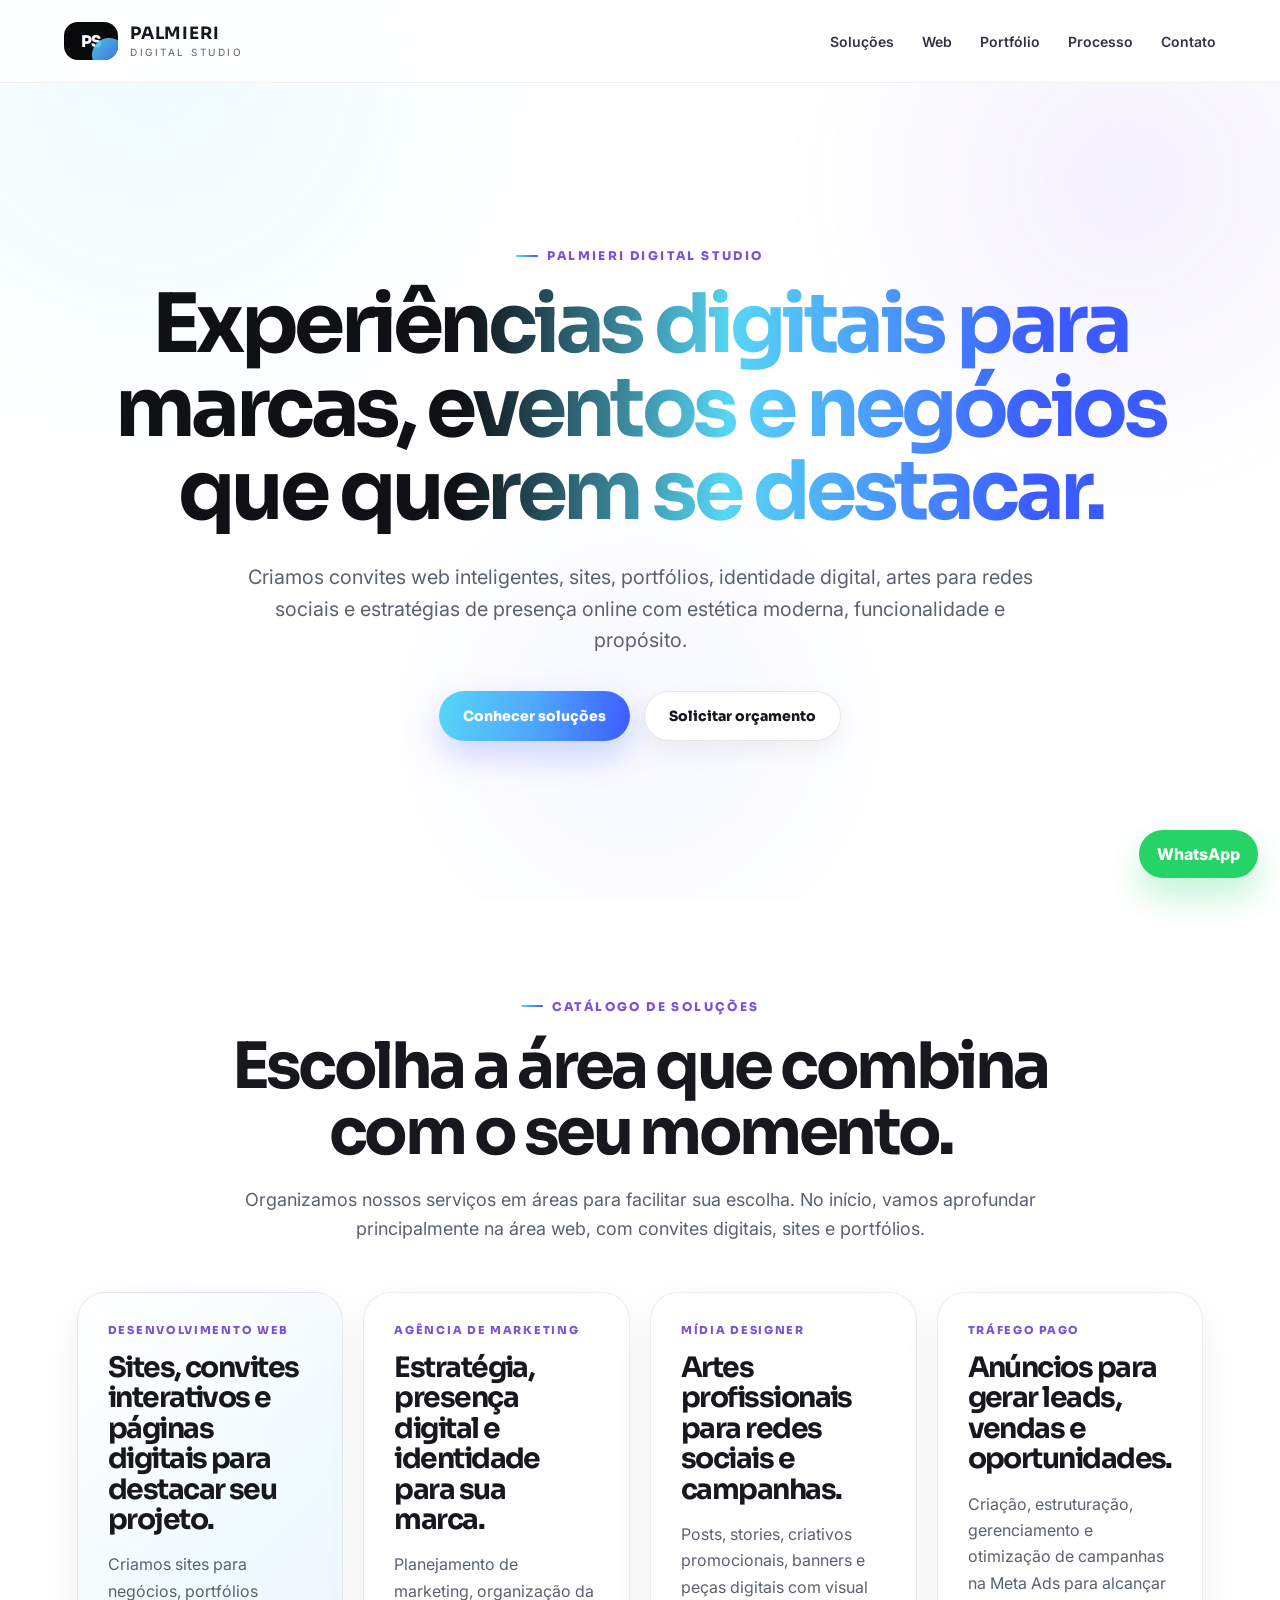
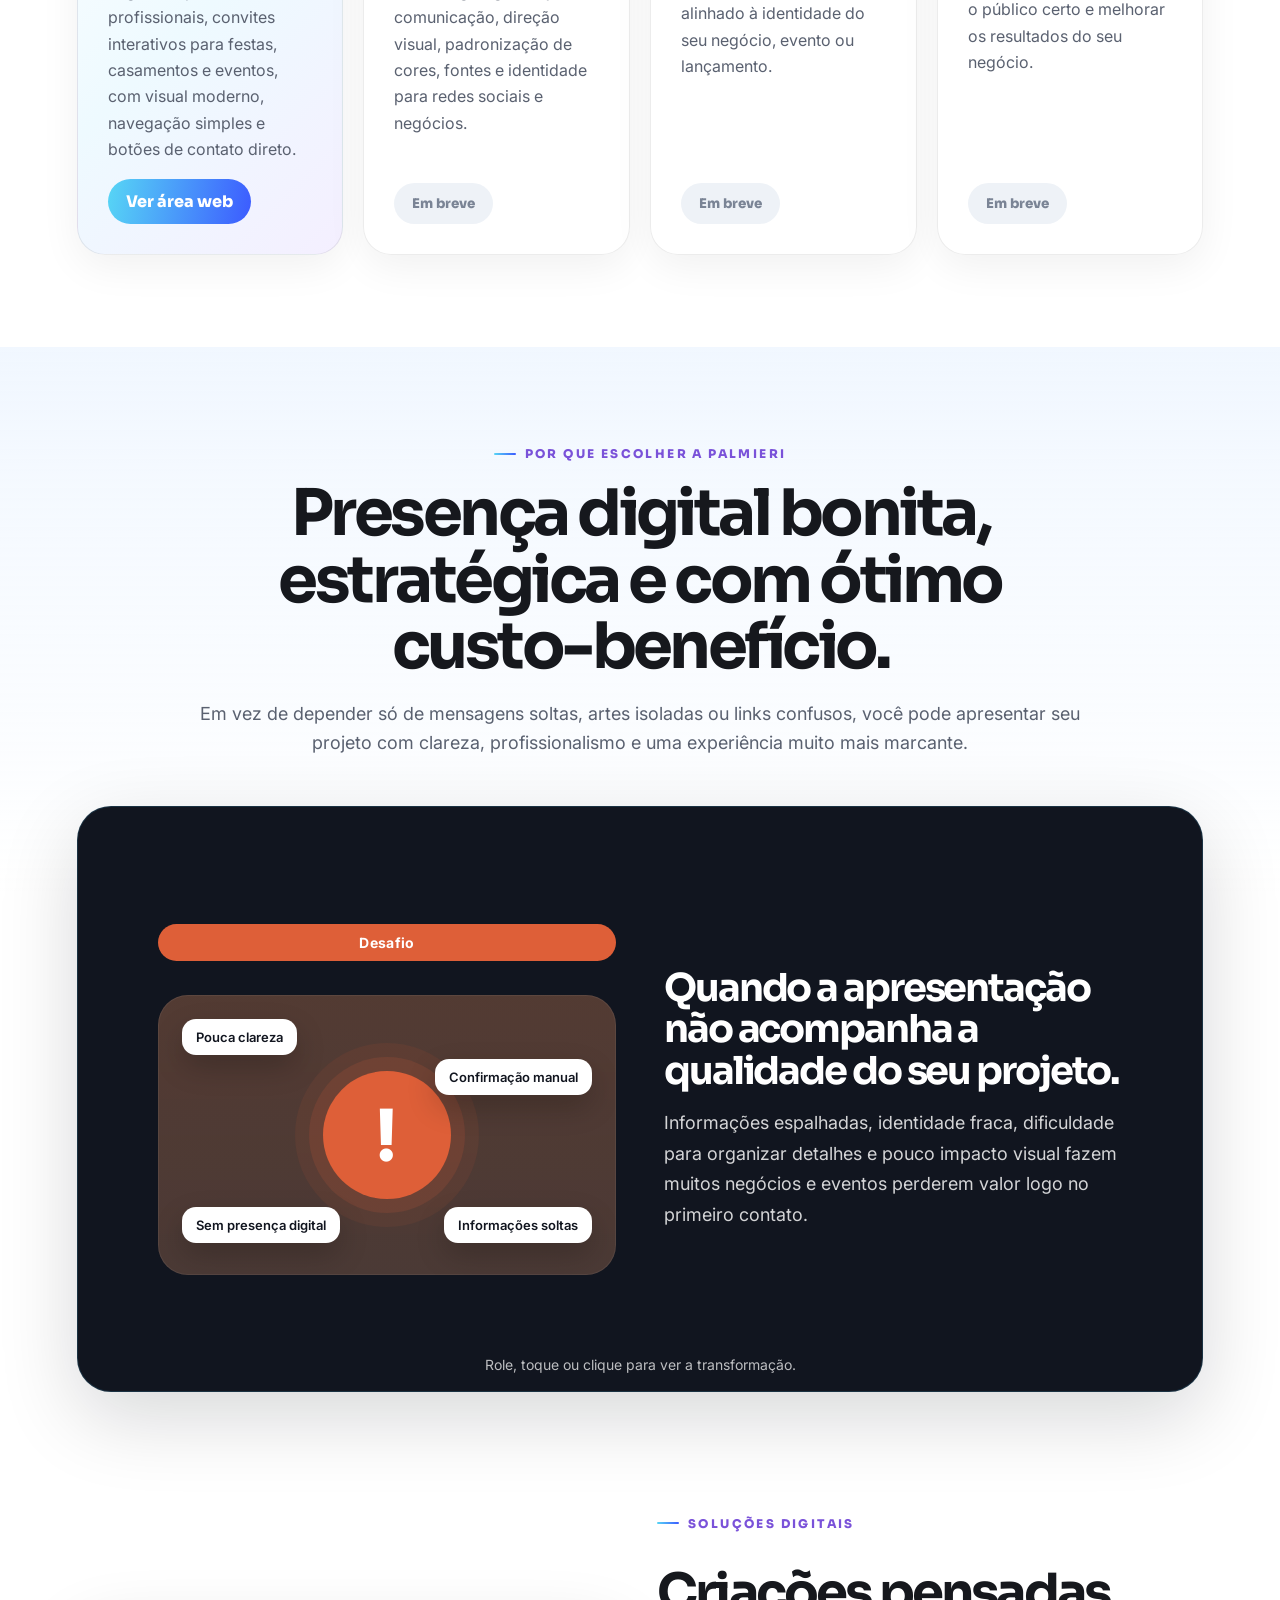
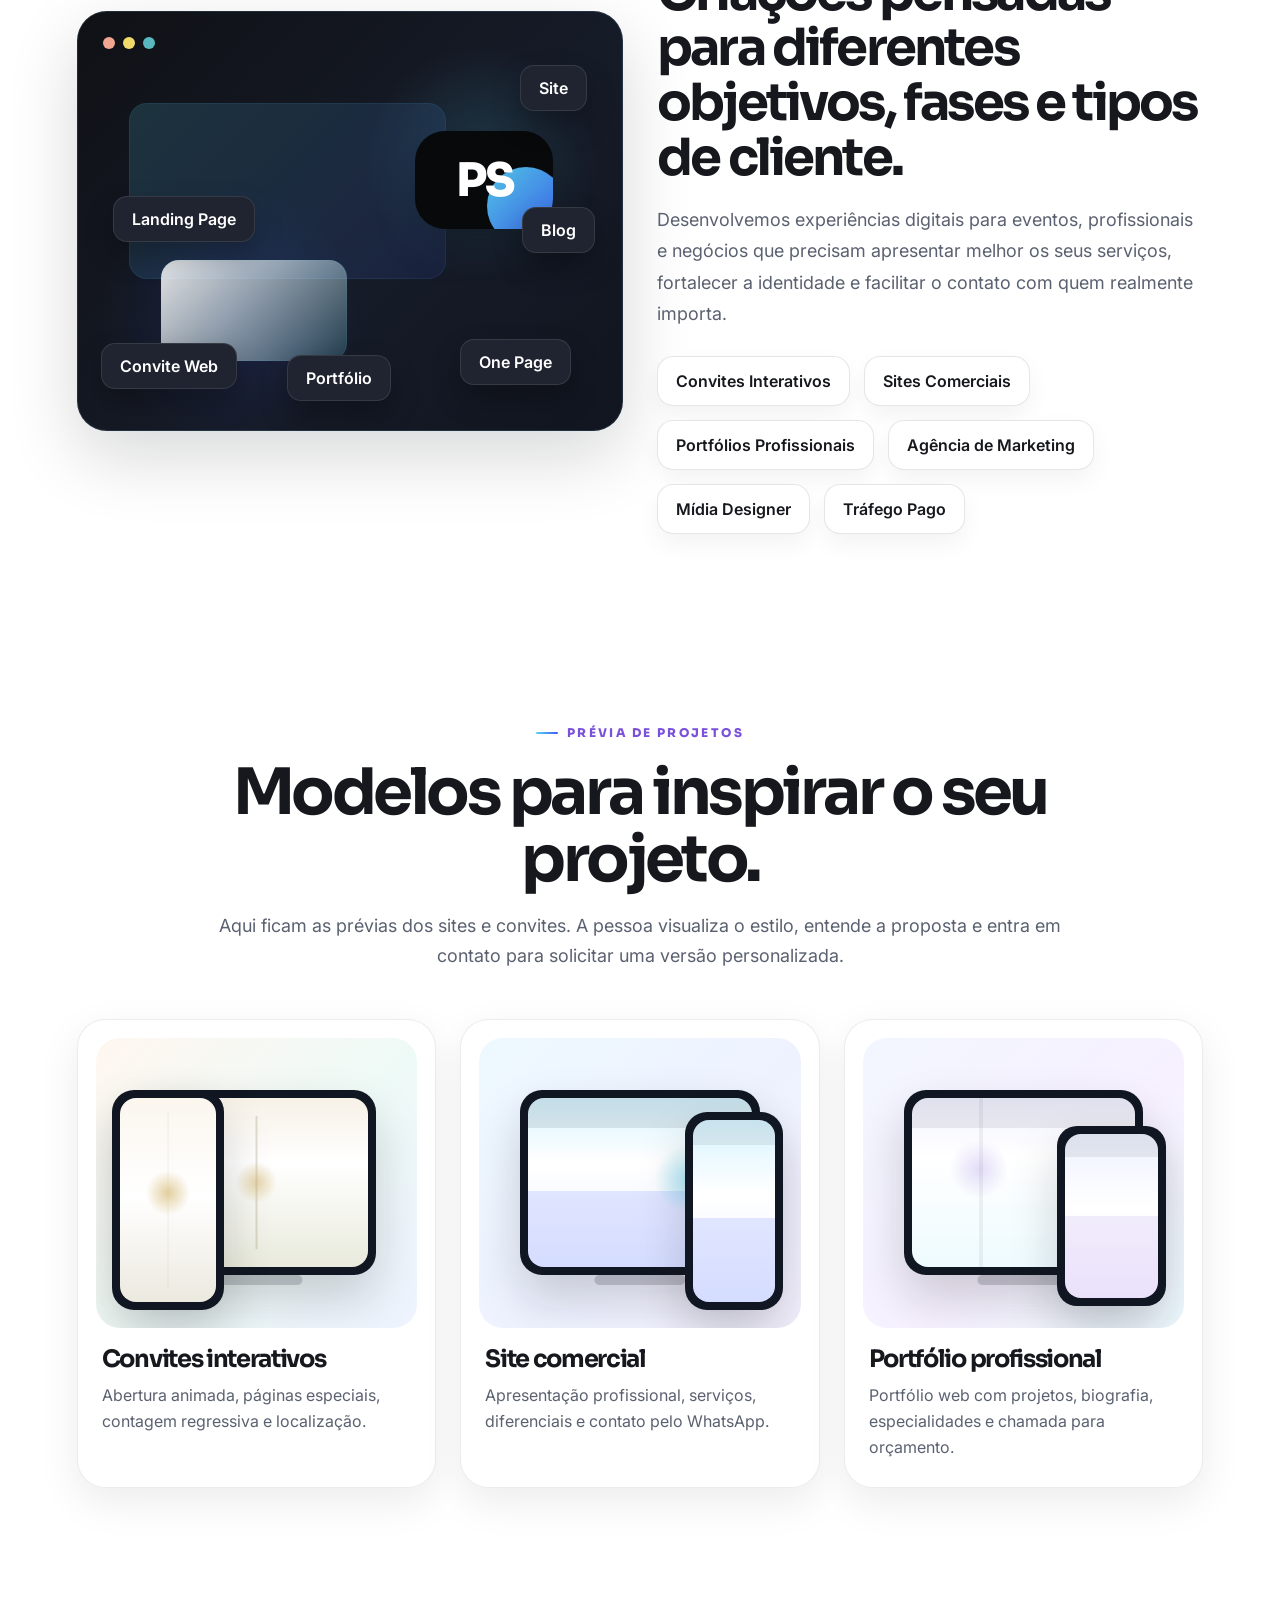
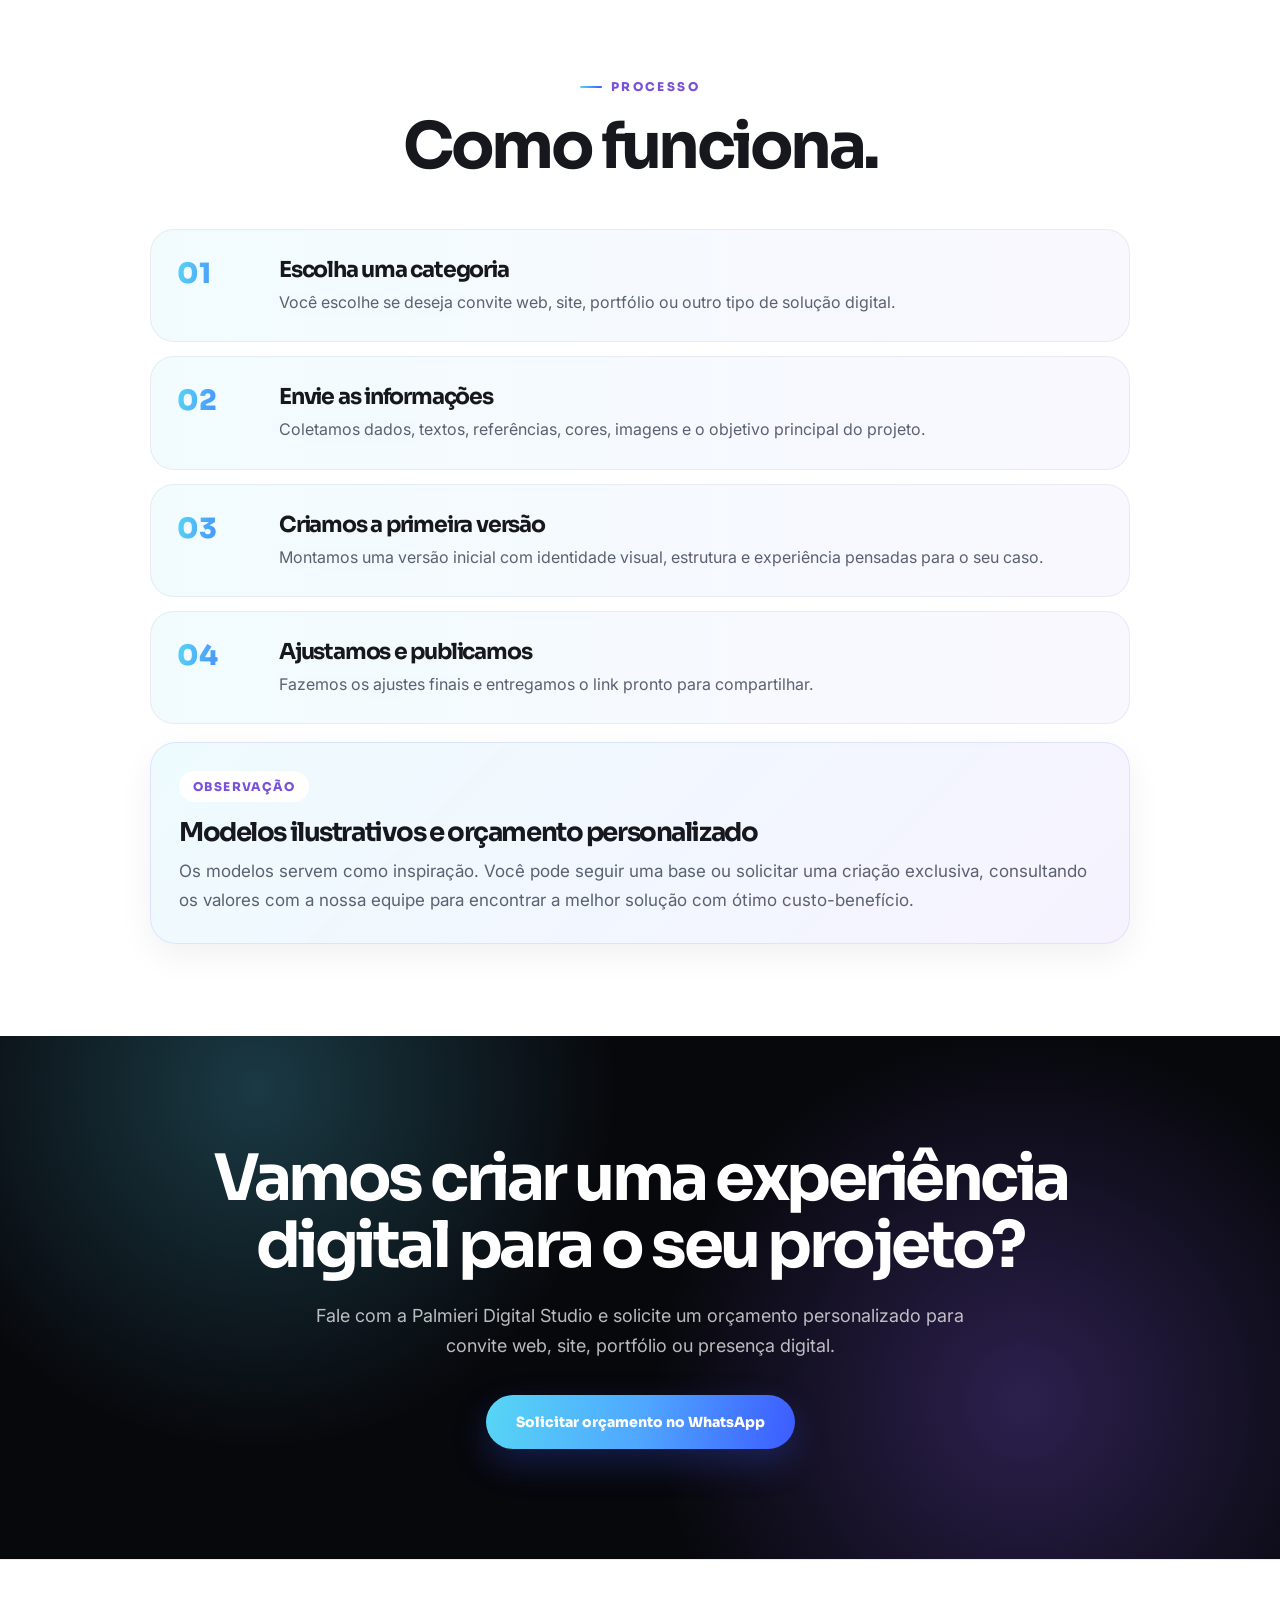
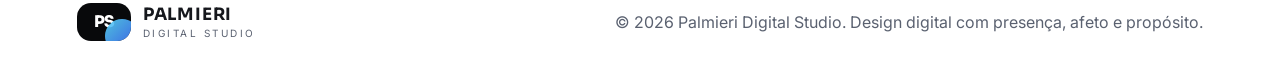
<file: index.html>
<!DOCTYPE html>
<html lang="pt-BR">
<head>
  <meta charset="UTF-8" />
  <meta name="viewport" content="width=device-width, initial-scale=1.0" />
  <title>Palmieri Digital Studio</title>
  <meta name="description" content="Design digital, convites web inteligentes, sites, portfólios, identidade digital, mídias para redes sociais e tráfego pago." />
  <link rel="preconnect" href="https://fonts.googleapis.com">
  <link rel="preconnect" href="https://fonts.gstatic.com" crossorigin>
  <link href="https://fonts.googleapis.com/css2?family=Inter:wght@400;500;600;700;800&family=Sora:wght@400;500;600;700;800&display=swap" rel="stylesheet">
  <link rel="stylesheet" href="style.css" />
  <script defer src="script.js"></script>
</head>

<body>
  <header class="header">
    <a class="brand" href="#inicio" aria-label="Palmieri Digital Studio">
      <span class="brand-symbol">PS</span>
      <span class="brand-text">
        <strong>Palmieri</strong>
        <small>Digital Studio</small>
      </span>
    </a>

    <button class="menu-btn" id="menuBtn" aria-label="Abrir menu">☰</button>

    <nav class="nav" id="nav">
      <a href="#solucoes">Soluções</a>
      <a href="desenvolvimento-web.html">Web</a>
      <a href="#modelos">Portfólio</a>
      <a href="#processo">Processo</a>
      <a href="#contato">Contato</a>
    </nav>
  </header>

  <main>
    <section class="hero" id="inicio">
      <div class="hero-content reveal">
        <p class="eyebrow">Palmieri Digital Studio</p>
        <h1>Experiências digitais para marcas, eventos e negócios que querem se destacar.</h1>
        <p class="hero-text">
          Criamos convites web inteligentes, sites, portfólios, identidade digital, artes para redes sociais e estratégias de presença online com estética moderna, funcionalidade e propósito.
        </p>

        <div class="hero-actions">
          <a class="btn primary" href="#solucoes">Conhecer soluções</a>
          <a class="btn secondary" href="https://wa.me/5519996208046?text=Ol%C3%A1%21%20Gostei%20da%20Palmieri%20Digital%20Studio%20e%20gostaria%20de%20solicitar%20um%20or%C3%A7amento%20para%20um%20projeto%20digital." target="_blank" rel="noopener">Solicitar orçamento</a>
        </div>
      </div>
    </section>

    <section class="section categories" id="solucoes">
      <div class="section-head reveal">
        <span class="eyebrow">Catálogo de soluções</span>
        <h2>Escolha a área que combina com o seu momento.</h2>
        <p>
          Organizamos nossos serviços em áreas para facilitar sua escolha. No início, vamos aprofundar principalmente na área web, com convites digitais, sites e portfólios.
        </p>
      </div>

      <div class="solution-grid">
        <article class="solution-card active reveal">
          <span class="solution-kicker">Desenvolvimento Web</span>
          <h3>Sites, convites interativos e páginas digitais para destacar seu projeto.</h3>
          <p>
            Criamos sites para negócios, portfólios profissionais, convites interativos para festas, casamentos e eventos, com visual moderno, navegação simples e botões de contato direto.
          </p>
          <a href="desenvolvimento-web.html">Ver área web</a>
        </article>

        <article class="solution-card soon reveal">
          <span class="solution-kicker">Agência de Marketing</span>
          <h3>Estratégia, presença digital e identidade para sua marca.</h3>
          <p>
            Planejamento de marketing, organização da comunicação, direção visual, padronização de cores, fontes e identidade para redes sociais e negócios.
          </p>
          <button type="button" disabled>Em breve</button>
        </article>

        <article class="solution-card soon reveal">
          <span class="solution-kicker">Mídia Designer</span>
          <h3>Artes profissionais para redes sociais e campanhas.</h3>
          <p>
            Posts, stories, criativos promocionais, banners e peças digitais com visual alinhado à identidade do seu negócio, evento ou lançamento.
          </p>
          <button type="button" disabled>Em breve</button>
        </article>

        <article class="solution-card soon reveal">
          <span class="solution-kicker">Tráfego Pago</span>
          <h3>Anúncios para gerar leads, vendas e oportunidades.</h3>
          <p>
            Criação, estruturação, gerenciamento e otimização de campanhas na Meta Ads para alcançar o público certo e melhorar os resultados do seu negócio.
          </p>
          <button type="button" disabled>Em breve</button>
        </article>
      </div>
    </section>

    <section class="section value-story" id="web">
      <div class="section-head reveal">
        <span class="eyebrow">Por que escolher a Palmieri</span>
        <h2>Presença digital bonita, estratégica e com ótimo custo-benefício.</h2>
        <p>
          Em vez de depender só de mensagens soltas, artes isoladas ou links confusos, você pode apresentar seu projeto com clareza, profissionalismo e uma experiência muito mais marcante.
        </p>
      </div>

      <div class="story-panel reveal" id="storyPanel">
        <div class="story-stage">
          <div class="story-face story-challenge">
            <div class="story-left">
              <div class="story-badge danger">Desafio</div>
              <div class="story-visual">
                <div class="story-icon story-icon-alert">!</div>
                <span class="story-pill pill-a">Pouca clareza</span>
                <span class="story-pill pill-b">Confirmação manual</span>
                <span class="story-pill pill-c">Sem presença digital</span>
                <span class="story-pill pill-d">Informações soltas</span>
              </div>
            </div>
            <div class="story-copy">
              <h3>Quando a apresentação não acompanha a qualidade do seu projeto.</h3>
              <p>
                Informações espalhadas, identidade fraca, dificuldade para organizar detalhes e pouco impacto visual fazem muitos negócios e eventos perderem valor logo no primeiro contato.
              </p>
            </div>
          </div>

          <div class="story-face story-solution">
            <div class="story-left">
              <div class="story-badge success">Solução</div>
              <div class="story-visual">
                <div class="story-icon story-icon-check">✓</div>
                <span class="story-pill pill-a">Convites Web</span>
                <span class="story-pill pill-b">Sites Profissionais</span>
                <span class="story-pill pill-c">Portfólios Web</span>
                <span class="story-pill pill-d">Contato rápido</span>
              </div>
            </div>
            <div class="story-copy">
              <h3>Transformamos sua ideia em uma experiência digital elegante e funcional.</h3>
              <p>
                Com convites interativos, sites, portfólios e soluções visuais, sua comunicação fica mais bonita, organizada, prática para o cliente e com excelente custo-benefício para crescer com segurança.
              </p>
            </div>
          </div>
        </div>
        <div class="story-hint">Role, toque ou clique para ver a transformação.</div>
      </div>
    </section>

    <section class="section offer-overview" id="web-solucoes">
      <div class="offer-grid">
        <div class="offer-visual reveal">
          <div class="offer-canvas">
            <div class="offer-browser">
              <span></span><span></span><span></span>
            </div>
            <div class="offer-card large"></div>
            <div class="offer-card small"></div>
            <div class="offer-logo-mark"><span>PS</span></div>
            <div class="offer-floating one">Site</div>
            <div class="offer-floating two">Landing Page</div>
            <div class="offer-floating three">Blog</div>
            <div class="offer-floating four">Convite Web</div>
            <div class="offer-floating five">Portfólio</div>
            <div class="offer-floating six">One Page</div>
          </div>
        </div>

        <div class="offer-copy reveal">
          <span class="eyebrow">Soluções digitais</span>
          <h2>Criações pensadas para diferentes objetivos, fases e tipos de cliente.</h2>
          <p>
            Desenvolvemos experiências digitais para eventos, profissionais e negócios que precisam apresentar melhor os seus serviços, fortalecer a identidade e facilitar o contato com quem realmente importa.
          </p>
          <div class="offer-tags">
            <span>Convites Interativos</span>
            <span>Sites Comerciais</span>
            <span>Portfólios Profissionais</span>
            <span>Agência de Marketing</span>
            <span>Mídia Designer</span>
            <span>Tráfego Pago</span>
          </div>
        </div>
      </div>
    </section>

    <section class="section showcase" id="modelos">
      <div class="section-head reveal">
        <span class="eyebrow">Prévia de projetos</span>
        <h2>Modelos para inspirar o seu projeto.</h2>
        <p>
          Aqui ficam as prévias dos sites e convites. A pessoa visualiza o estilo, entende a proposta e entra em contato para solicitar uma versão personalizada.
        </p>
      </div>

      <div class="general-preview-grid">
        <article class="general-preview-card reveal">
          <div class="media-showcase media-invite">
            <div class="device laptop-device">
              <div class="device-screen screen-invite"></div>
            </div>
            <div class="device phone-device float-left">
              <div class="device-screen screen-invite-vertical"></div>
            </div>
          </div>
          <div class="preview-copy">
            <h3>Convites interativos</h3>
            <p>Abertura animada, páginas especiais, contagem regressiva e localização.</p>
          </div>
        </article>

        <article class="general-preview-card reveal">
          <div class="media-showcase media-site">
            <div class="device monitor-device">
              <div class="device-screen screen-site"></div>
            </div>
            <div class="device phone-device float-right small-phone">
              <div class="device-screen screen-site-mobile"></div>
            </div>
          </div>
          <div class="preview-copy">
            <h3>Site comercial</h3>
            <p>Apresentação profissional, serviços, diferenciais e contato pelo WhatsApp.</p>
          </div>
        </article>

        <article class="general-preview-card reveal">
          <div class="media-showcase media-portfolio">
            <div class="device laptop-device">
              <div class="device-screen screen-portfolio"></div>
            </div>
            <div class="device tablet-device">
              <div class="device-screen screen-portfolio-alt"></div>
            </div>
          </div>
          <div class="preview-copy">
            <h3>Portfólio profissional</h3>
            <p>Portfólio web com projetos, biografia, especialidades e chamada para orçamento.</p>
          </div>
        </article>
      </div>
    </section>

    <section class="section process" id="processo">
      <div class="section-head reveal">
        <span class="eyebrow">Processo</span>
        <h2>Como funciona.</h2>
      </div>

      <div class="steps">
        <div class="step reveal"><span>01</span><div><h3>Escolha uma categoria</h3><p>Você escolhe se deseja convite web, site, portfólio ou outro tipo de solução digital.</p></div></div>
        <div class="step reveal"><span>02</span><div><h3>Envie as informações</h3><p>Coletamos dados, textos, referências, cores, imagens e o objetivo principal do projeto.</p></div></div>
        <div class="step reveal"><span>03</span><div><h3>Criamos a primeira versão</h3><p>Montamos uma versão inicial com identidade visual, estrutura e experiência pensadas para o seu caso.</p></div></div>
        <div class="step reveal"><span>04</span><div><h3>Ajustamos e publicamos</h3><p>Fazemos os ajustes finais e entregamos o link pronto para compartilhar.</p></div></div>
      </div>

      <div class="process-note reveal">
        <span>Observação</span>
        <h3>Modelos ilustrativos e orçamento personalizado</h3>
        <p>Os modelos servem como inspiração. Você pode seguir uma base ou solicitar uma criação exclusiva, consultando os valores com a nossa equipe para encontrar a melhor solução com ótimo custo-benefício.</p>
      </div>
    </section>

    <section class="cta" id="contato">
      <div class="cta-content reveal">
        <h2>Vamos criar uma experiência digital para o seu projeto?</h2>
        <p>
          Fale com a Palmieri Digital Studio e solicite um orçamento personalizado para convite web, site, portfólio ou presença digital.
        </p>
        <a class="btn primary large" href="https://wa.me/5519996208046?text=Ol%C3%A1%21%20Gostei%20da%20Palmieri%20Digital%20Studio%20e%20gostaria%20de%20solicitar%20um%20or%C3%A7amento%20para%20um%20projeto%20digital." target="_blank" rel="noopener">Solicitar orçamento no WhatsApp</a>
      </div>
    </section>
  </main>

  <a class="whatsapp-float" href="https://wa.me/5519996208046?text=Ol%C3%A1%21%20Gostei%20da%20Palmieri%20Digital%20Studio%20e%20gostaria%20de%20solicitar%20um%20or%C3%A7amento%20para%20um%20projeto%20digital." target="_blank" rel="noopener" aria-label="Falar no WhatsApp">
    WhatsApp
  </a>

  <footer class="footer">
    <div class="brand footer-brand">
      <span class="brand-symbol">PS</span>
      <span class="brand-text">
        <strong>Palmieri</strong>
        <small>Digital Studio</small>
      </span>
    </div>
    <p>© 2026 Palmieri Digital Studio. Design digital com presença, afeto e propósito.</p>
  </footer>
</body>
</html>
</file>
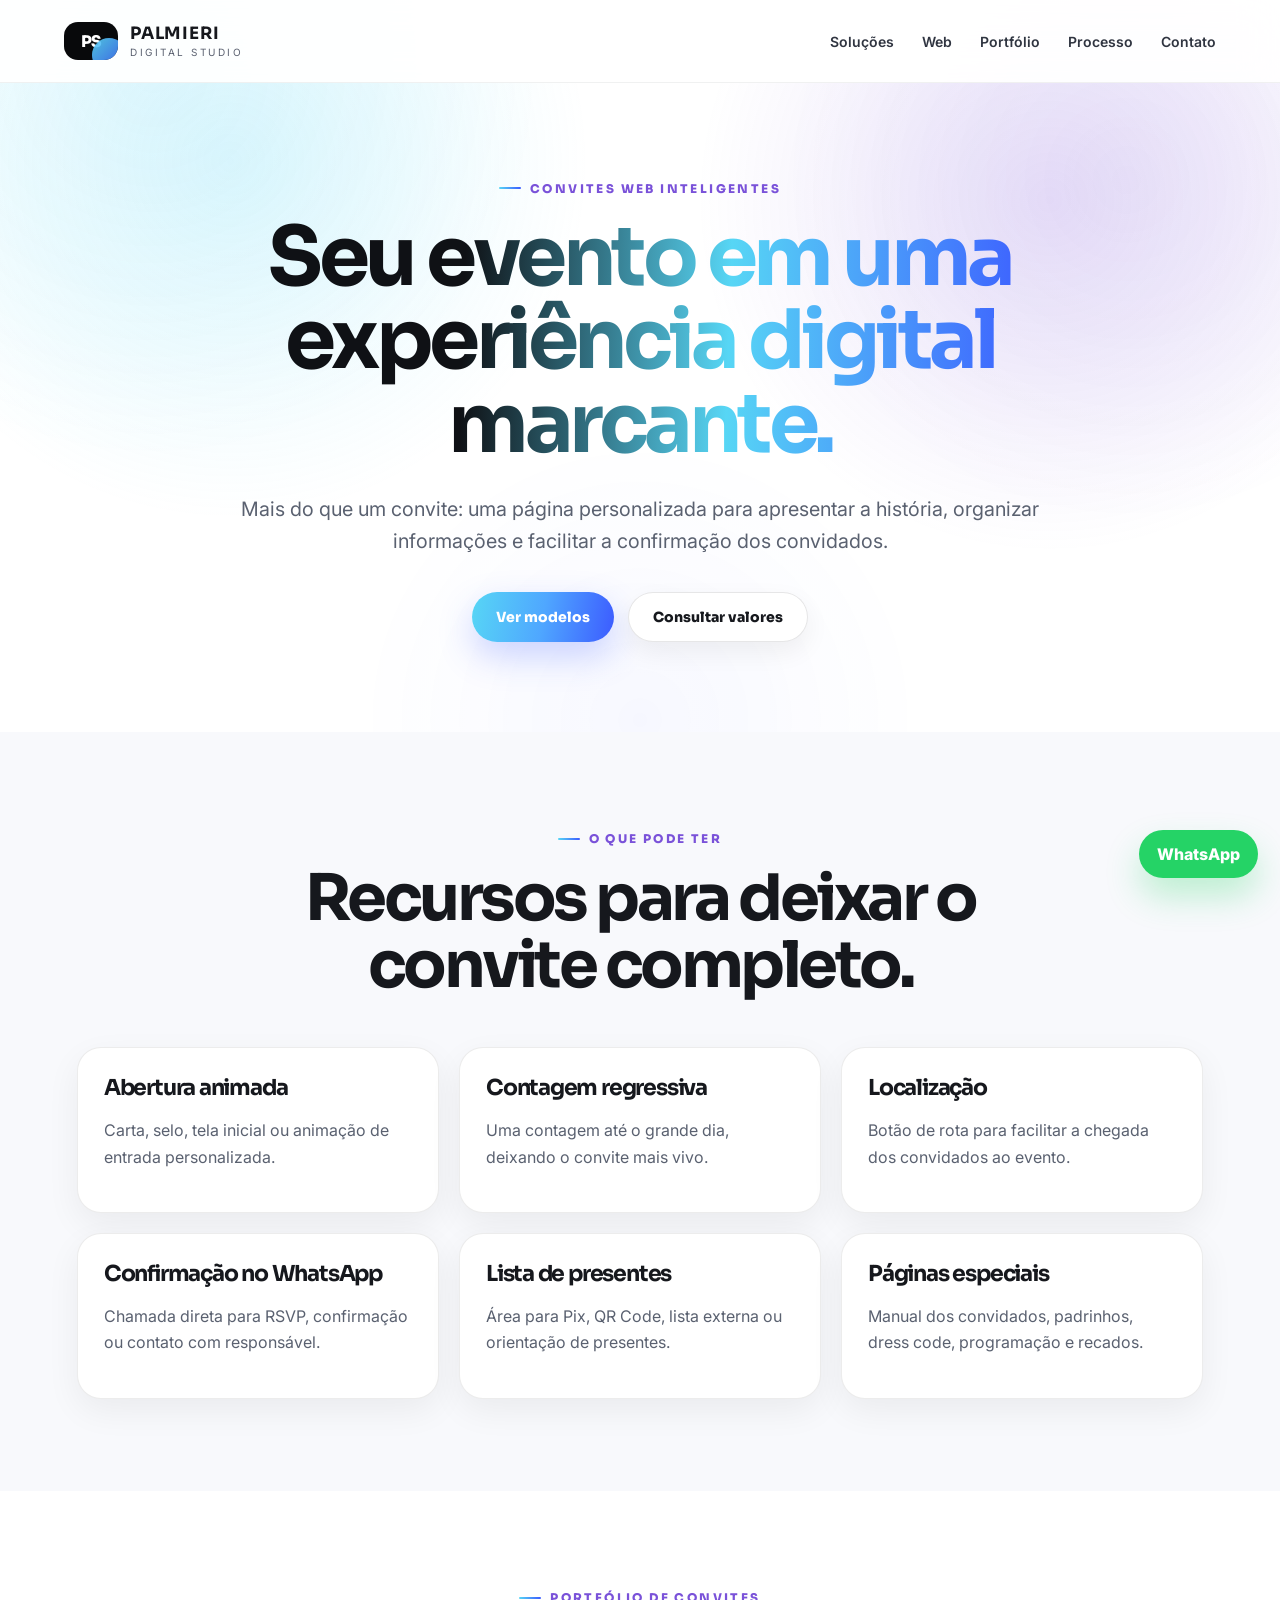
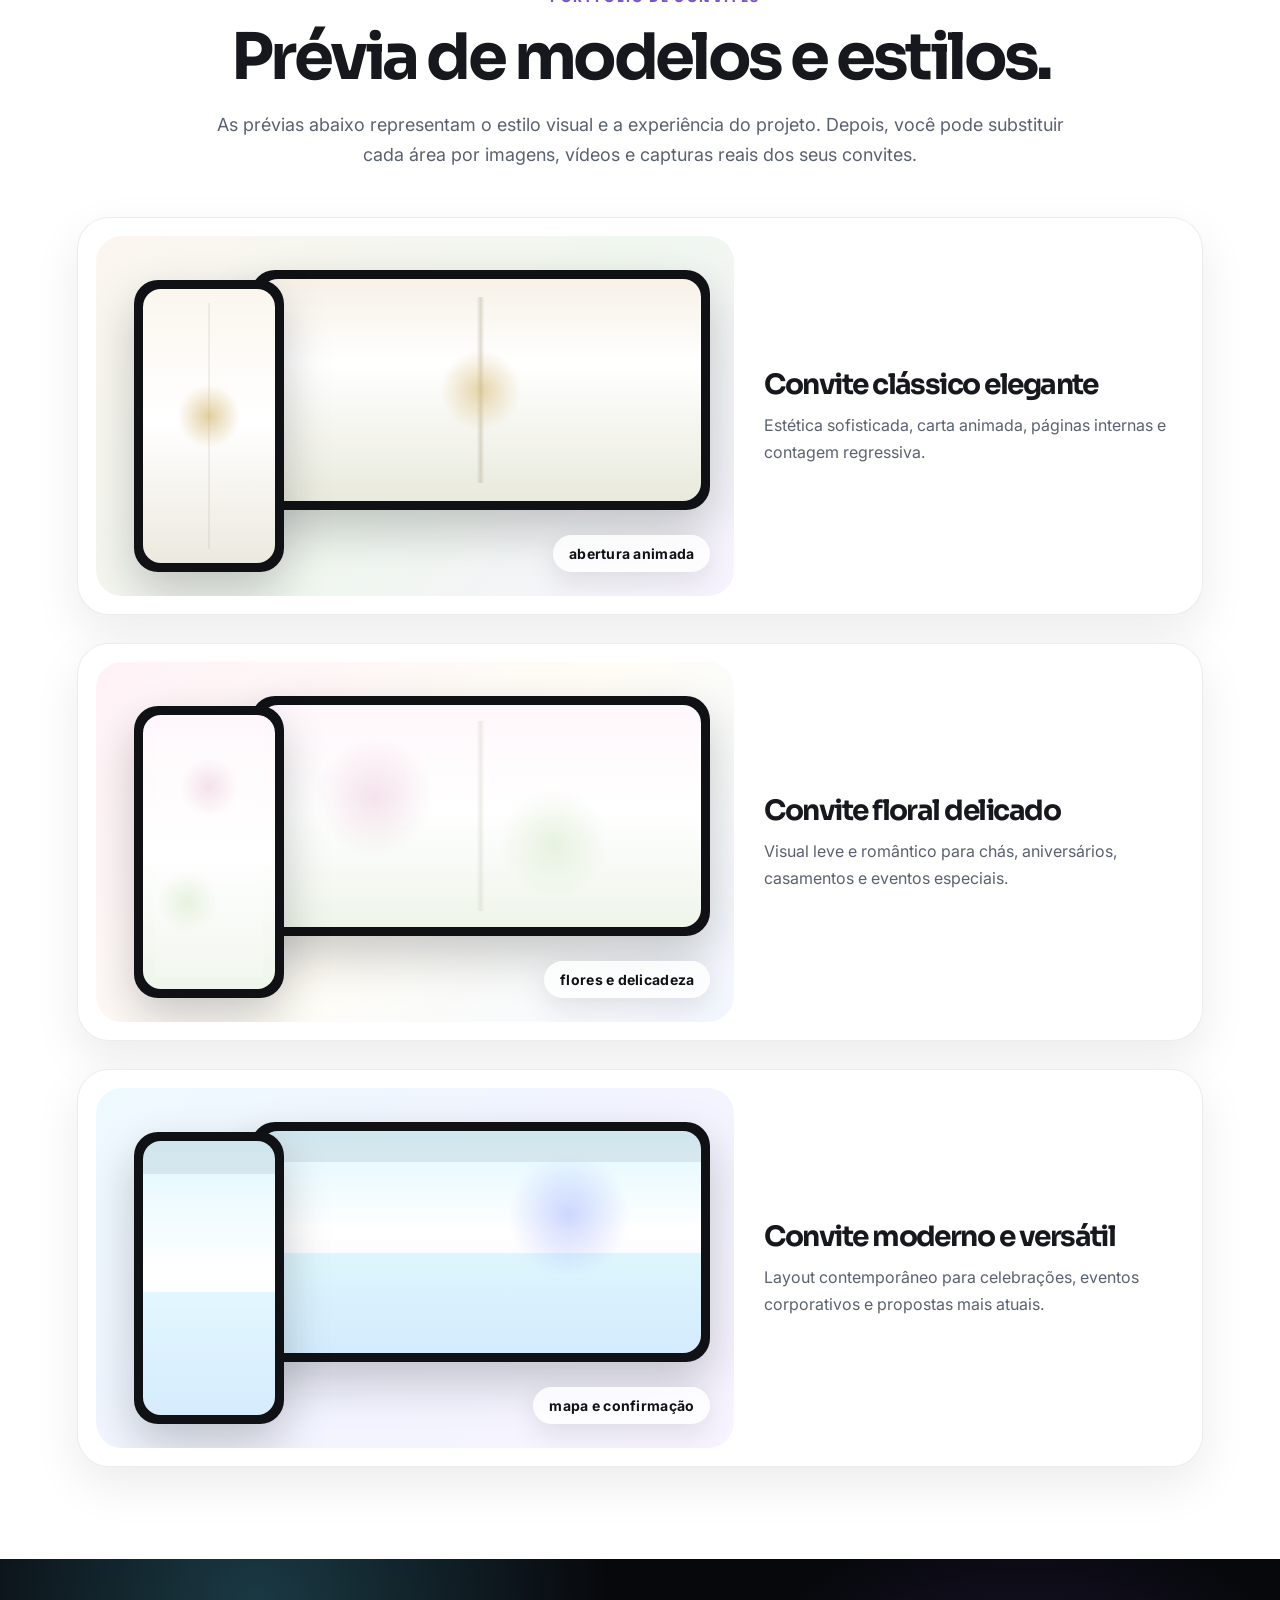
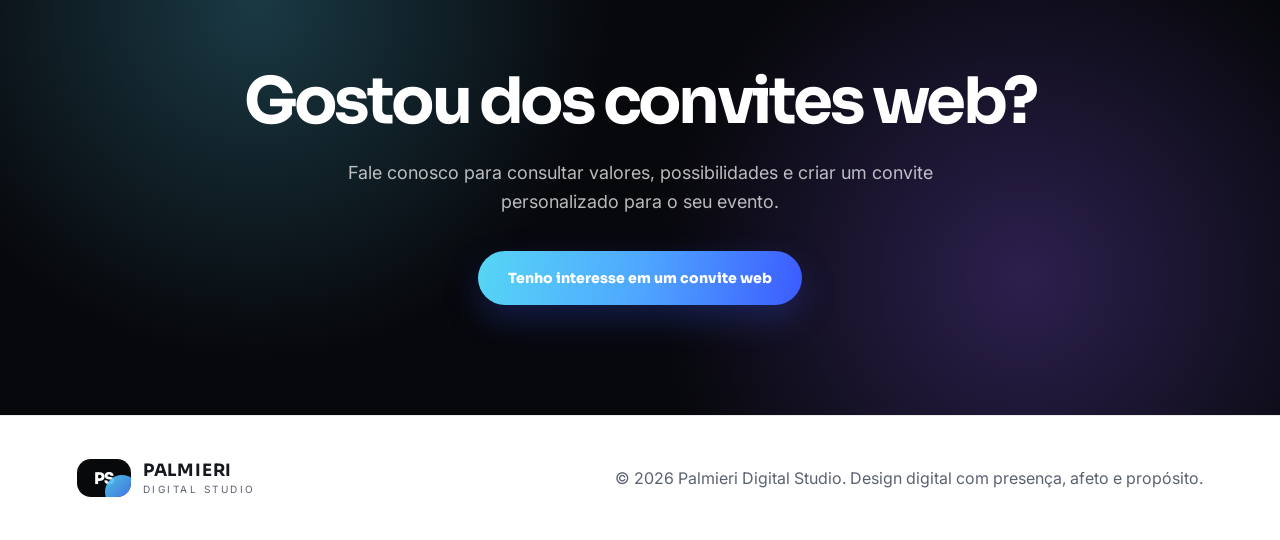
<file: convite-web.html>
<!DOCTYPE html><html lang="pt-BR"><head><title>Convites Web Inteligentes | Palmieri Digital Studio</title><meta name="description" content="Convites digitais interativos para casamentos, festas e eventos." /><meta charset="UTF-8" />
<meta name="viewport" content="width=device-width, initial-scale=1.0" />
<link rel="preconnect" href="https://fonts.googleapis.com">
<link rel="preconnect" href="https://fonts.gstatic.com" crossorigin>
<link href="https://fonts.googleapis.com/css2?family=Inter:wght@400;500;600;700;800&family=Sora:wght@400;500;600;700;800&display=swap" rel="stylesheet">
<link rel="stylesheet" href="style.css" />
<script defer src="script.js"></script></head><body><header class="header">
<a class="brand" href="index.html"><span class="brand-symbol">PS</span><span class="brand-text"><strong>Palmieri</strong><small>Digital Studio</small></span></a>
<button class="menu-btn" id="menuBtn" aria-label="Abrir menu">☰</button>
<nav class="nav" id="nav">
<a href="index.html#solucoes">Soluções</a>
<a href="desenvolvimento-web.html">Web</a>
<a href="index.html#modelos">Portfólio</a>
<a href="index.html#processo">Processo</a>
<a href="index.html#contato">Contato</a>
</nav>
</header><main>
<section class="page-hero"><div class="hero-content reveal"><p class="eyebrow">Convites Web Inteligentes</p><h1>Seu evento em uma experiência digital marcante.</h1><p class="hero-text">Mais do que um convite: uma página personalizada para apresentar a história, organizar informações e facilitar a confirmação dos convidados.</p><div class="hero-actions"><a class="btn primary" href="#portfolio">Ver modelos</a><a class="btn secondary" href="https://wa.me/5519996208046?text=Ol%C3%A1%21%20Tenho%20interesse%20em%20um%20convite%20web%20interativo%20da%20Palmieri%20Digital%20Studio." target="_blank" rel="noopener">Consultar valores</a></div></div></section>
<section class="section feature-section"><div class="section-head reveal"><span class="eyebrow">O que pode ter</span><h2>Recursos para deixar o convite completo.</h2></div><div class="feature-grid">
<div class="feature-card reveal"><h3>Abertura animada</h3><p>Carta, selo, tela inicial ou animação de entrada personalizada.</p></div>
<div class="feature-card reveal"><h3>Contagem regressiva</h3><p>Uma contagem até o grande dia, deixando o convite mais vivo.</p></div>
<div class="feature-card reveal"><h3>Localização</h3><p>Botão de rota para facilitar a chegada dos convidados ao evento.</p></div>
<div class="feature-card reveal"><h3>Confirmação no WhatsApp</h3><p>Chamada direta para RSVP, confirmação ou contato com responsável.</p></div>
<div class="feature-card reveal"><h3>Lista de presentes</h3><p>Área para Pix, QR Code, lista externa ou orientação de presentes.</p></div>
<div class="feature-card reveal"><h3>Páginas especiais</h3><p>Manual dos convidados, padrinhos, dress code, programação e recados.</p></div>
</div></section>
<section class="section showcase immersive-showcase" id="portfolio"><div class="section-head reveal"><span class="eyebrow">Portfólio de convites</span><h2>Prévia de modelos e estilos.</h2><p>As prévias abaixo representam o estilo visual e a experiência do projeto. Depois, você pode substituir cada área por imagens, vídeos e capturas reais dos seus convites.</p></div>
<div class="immersive-grid">
<article class="immersive-card reveal">
  <div class="immersive-stage stage-wedding">
    <div class="mockup desktop-mockup"><div class="mockup-screen screen-invite"></div></div>
    <div class="mockup phone-mockup"><div class="mockup-screen screen-invite-vertical"></div></div>
    <span class="floating-pill">abertura animada</span>
  </div>
  <div class="immersive-copy"><h3>Convite clássico elegante</h3><p>Estética sofisticada, carta animada, páginas internas e contagem regressiva.</p></div>
</article>
<article class="immersive-card reveal">
  <div class="immersive-stage stage-floral">
    <div class="mockup desktop-mockup"><div class="mockup-screen screen-floral"></div></div>
    <div class="mockup phone-mockup"><div class="mockup-screen screen-floral-vertical"></div></div>
    <span class="floating-pill">flores e delicadeza</span>
  </div>
  <div class="immersive-copy"><h3>Convite floral delicado</h3><p>Visual leve e romântico para chás, aniversários, casamentos e eventos especiais.</p></div>
</article>
<article class="immersive-card reveal">
  <div class="immersive-stage stage-modern">
    <div class="mockup desktop-mockup"><div class="mockup-screen screen-modern"></div></div>
    <div class="mockup phone-mockup"><div class="mockup-screen screen-modern-vertical"></div></div>
    <span class="floating-pill">mapa e confirmação</span>
  </div>
  <div class="immersive-copy"><h3>Convite moderno e versátil</h3><p>Layout contemporâneo para celebrações, eventos corporativos e propostas mais atuais.</p></div>
</article>
</div></section>
<section class="cta"><div class="cta-content reveal"><h2>Gostou dos convites web?</h2><p>Fale conosco para consultar valores, possibilidades e criar um convite personalizado para o seu evento.</p><a class="btn primary large" href="https://wa.me/5519996208046?text=Ol%C3%A1%21%20Tenho%20interesse%20em%20um%20convite%20web%20interativo%20da%20Palmieri%20Digital%20Studio." target="_blank" rel="noopener">Tenho interesse em um convite web</a></div></section></main><a class="whatsapp-float" href="https://wa.me/5519996208046?text=Ol%C3%A1%21%20Tenho%20interesse%20em%20um%20convite%20web%20interativo%20da%20Palmieri%20Digital%20Studio." target="_blank" rel="noopener">WhatsApp</a><footer class="footer"><div class="brand footer-brand"><span class="brand-symbol">PS</span><span class="brand-text"><strong>Palmieri</strong><small>Digital Studio</small></span></div><p>© 2026 Palmieri Digital Studio. Design digital com presença, afeto e propósito.</p></footer></body></html>
</file>
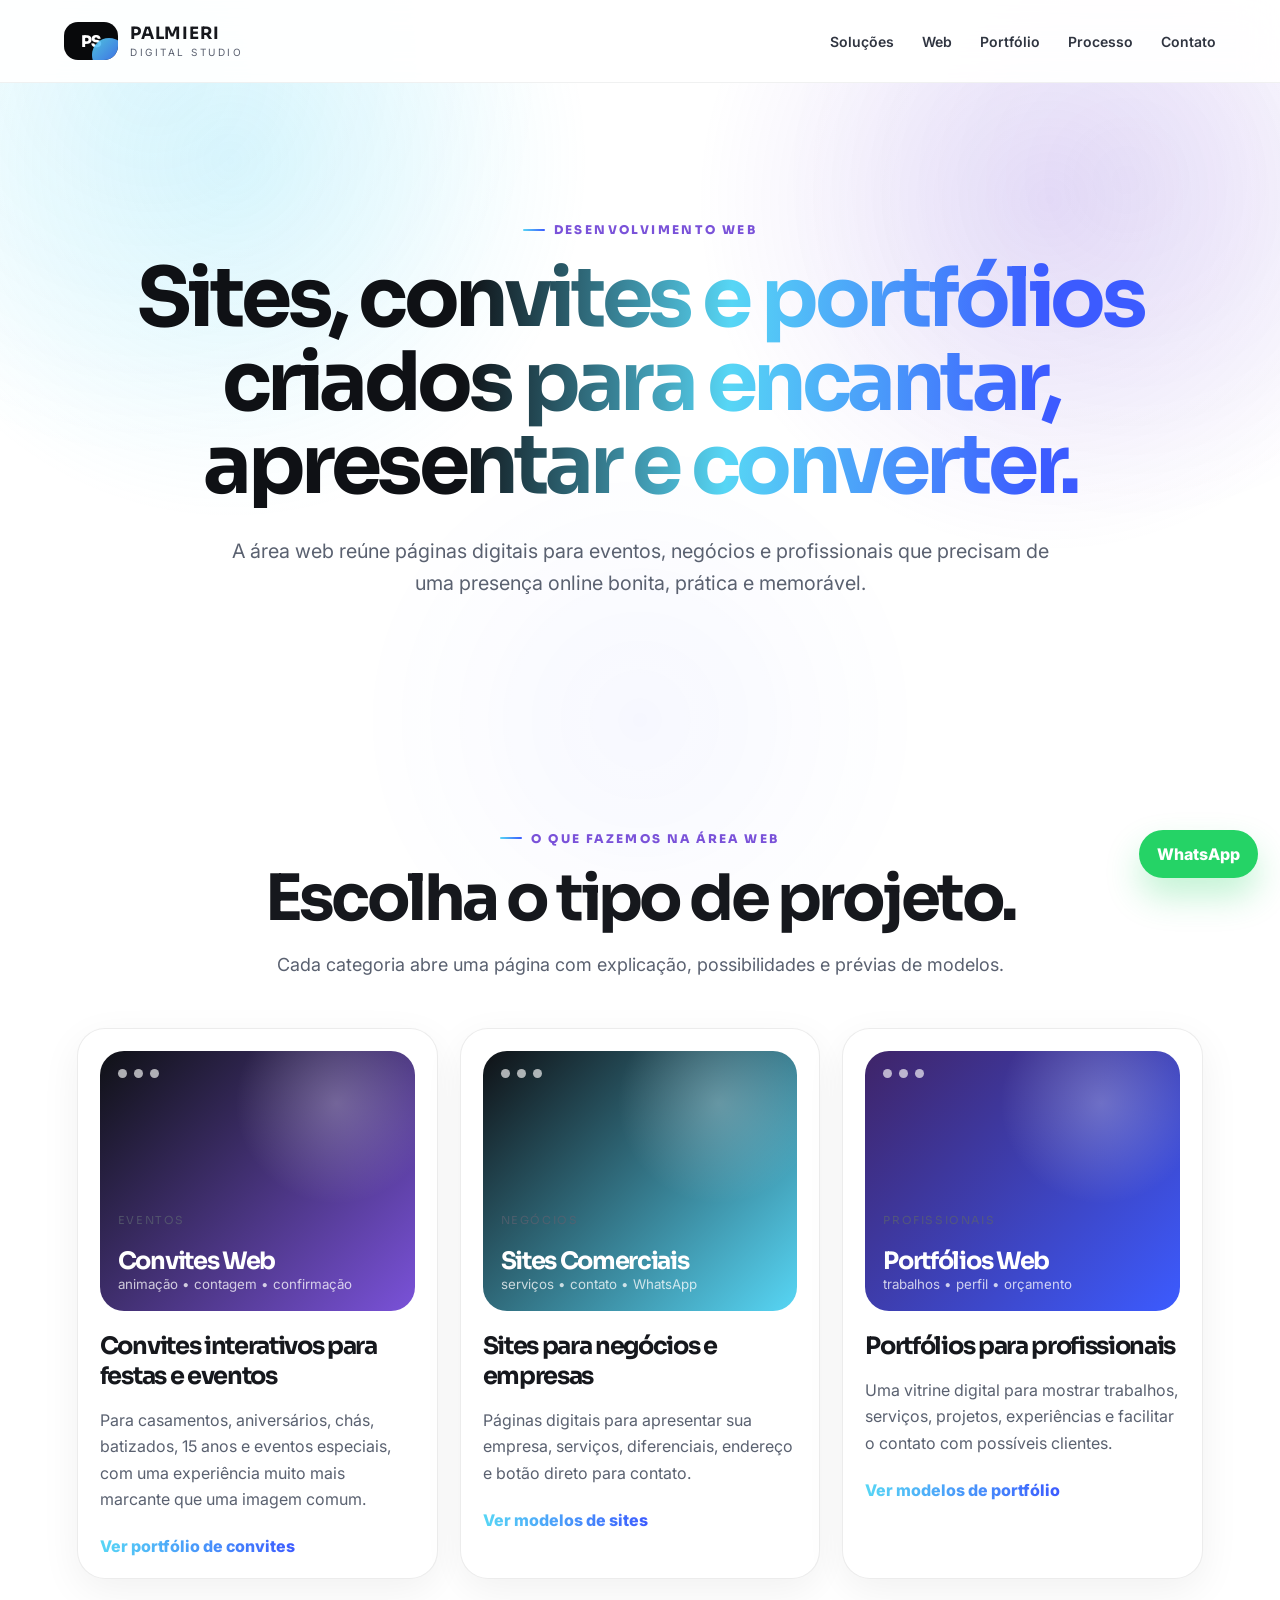
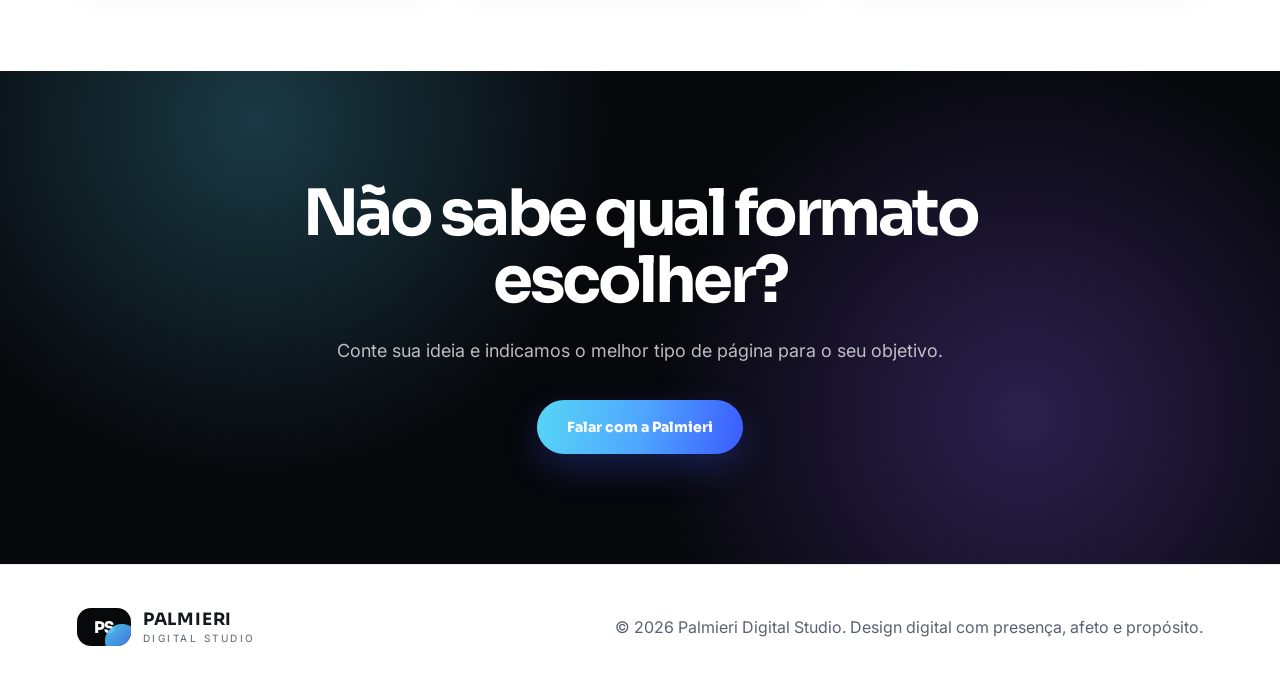
<file: desenvolvimento-web.html>
<!DOCTYPE html><html lang="pt-BR"><head><title>Desenvolvimento Web | Palmieri Digital Studio</title><meta name="description" content="Sites, convites interativos e portfólios digitais." /><meta charset="UTF-8" />
<meta name="viewport" content="width=device-width, initial-scale=1.0" />
<link rel="preconnect" href="https://fonts.googleapis.com">
<link rel="preconnect" href="https://fonts.gstatic.com" crossorigin>
<link href="https://fonts.googleapis.com/css2?family=Inter:wght@400;500;600;700;800&family=Sora:wght@400;500;600;700;800&display=swap" rel="stylesheet">
<link rel="stylesheet" href="style.css" />
<script defer src="script.js"></script></head><body><header class="header">
<a class="brand" href="index.html"><span class="brand-symbol">PS</span><span class="brand-text"><strong>Palmieri</strong><small>Digital Studio</small></span></a>
<button class="menu-btn" id="menuBtn" aria-label="Abrir menu">☰</button>
<nav class="nav" id="nav">
<a href="index.html#solucoes">Soluções</a>
<a href="desenvolvimento-web.html">Web</a>
<a href="index.html#modelos">Portfólio</a>
<a href="index.html#processo">Processo</a>
<a href="index.html#contato">Contato</a>
</nav>
</header><main>
<section class="page-hero"><div class="hero-content reveal"><p class="eyebrow">Desenvolvimento Web</p><h1>Sites, convites e portfólios criados para encantar, apresentar e converter.</h1><p class="hero-text">A área web reúne páginas digitais para eventos, negócios e profissionais que precisam de uma presença online bonita, prática e memorável.</p></div></section>
<section class="section"><div class="section-head reveal"><span class="eyebrow">O que fazemos na área web</span><h2>Escolha o tipo de projeto.</h2><p>Cada categoria abre uma página com explicação, possibilidades e prévias de modelos.</p></div>
<div class="web-grid">
<article class="web-card reveal"><div class="web-preview invite-preview"><div class="mini-browser"><span></span><span></span><span></span></div><div class="preview-content"><p>Eventos</p><h3>Convites Web</h3><small>animação • contagem • confirmação</small></div></div><h3>Convites interativos para festas e eventos</h3><p>Para casamentos, aniversários, chás, batizados, 15 anos e eventos especiais, com uma experiência muito mais marcante que uma imagem comum.</p><a href="convite-web.html">Ver portfólio de convites</a></article>
<article class="web-card reveal"><div class="web-preview site-preview"><div class="mini-browser"><span></span><span></span><span></span></div><div class="preview-content"><p>Negócios</p><h3>Sites Comerciais</h3><small>serviços • contato • WhatsApp</small></div></div><h3>Sites para negócios e empresas</h3><p>Páginas digitais para apresentar sua empresa, serviços, diferenciais, endereço e botão direto para contato.</p><a href="sites-comerciais.html">Ver modelos de sites</a></article>
<article class="web-card reveal"><div class="web-preview portfolio-preview"><div class="mini-browser"><span></span><span></span><span></span></div><div class="preview-content"><p>Profissionais</p><h3>Portfólios Web</h3><small>trabalhos • perfil • orçamento</small></div></div><h3>Portfólios para profissionais</h3><p>Uma vitrine digital para mostrar trabalhos, serviços, projetos, experiências e facilitar o contato com possíveis clientes.</p><a href="portfolio-web.html">Ver modelos de portfólio</a></article>
</div></section>
<section class="cta"><div class="cta-content reveal"><h2>Não sabe qual formato escolher?</h2><p>Conte sua ideia e indicamos o melhor tipo de página para o seu objetivo.</p><a class="btn primary large" href="https://wa.me/5519996208046?text=Ol%C3%A1%21%20Tenho%20interesse%20em%20um%20projeto%20web%20da%20Palmieri%20Digital%20Studio." target="_blank" rel="noopener">Falar com a Palmieri</a></div></section></main><a class="whatsapp-float" href="https://wa.me/5519996208046?text=Ol%C3%A1%21%20Tenho%20interesse%20em%20um%20projeto%20web%20da%20Palmieri%20Digital%20Studio." target="_blank" rel="noopener">WhatsApp</a><footer class="footer"><div class="brand footer-brand"><span class="brand-symbol">PS</span><span class="brand-text"><strong>Palmieri</strong><small>Digital Studio</small></span></div><p>© 2026 Palmieri Digital Studio. Design digital com presença, afeto e propósito.</p></footer></body></html>
</file>
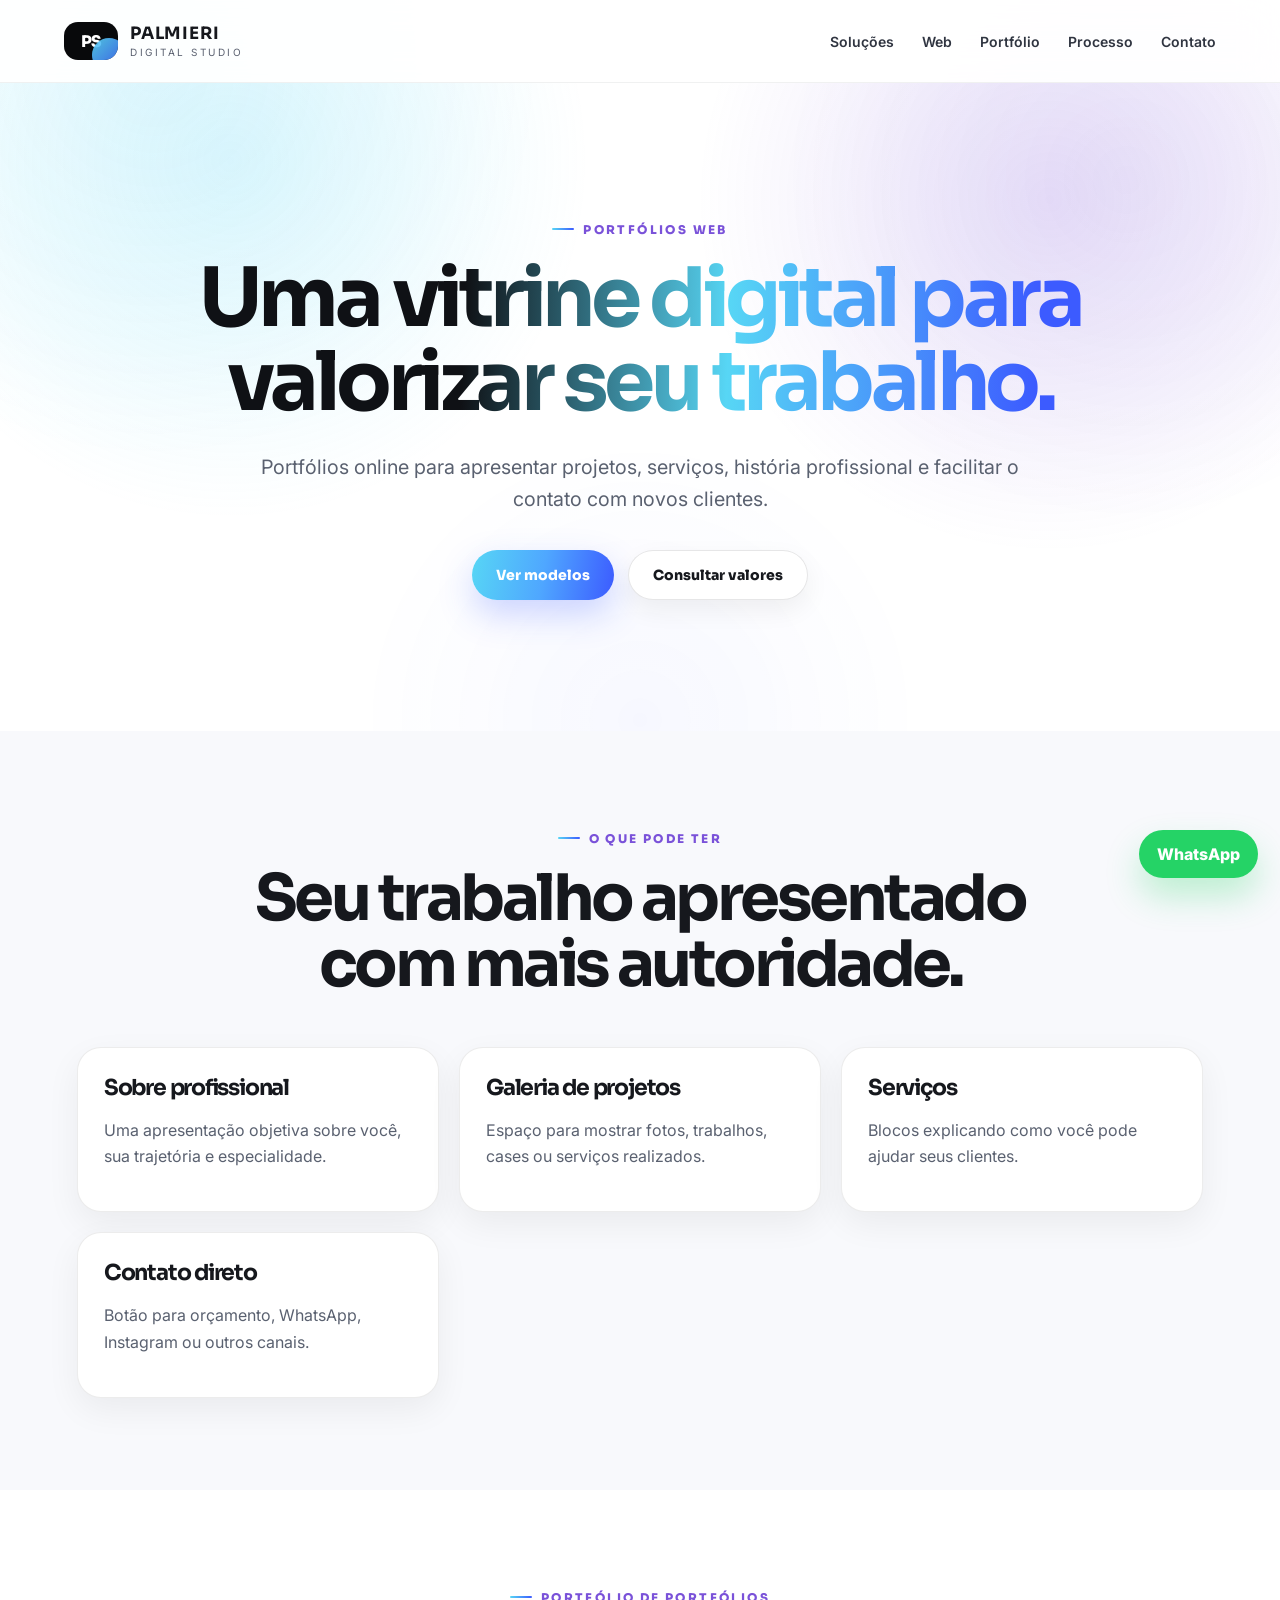
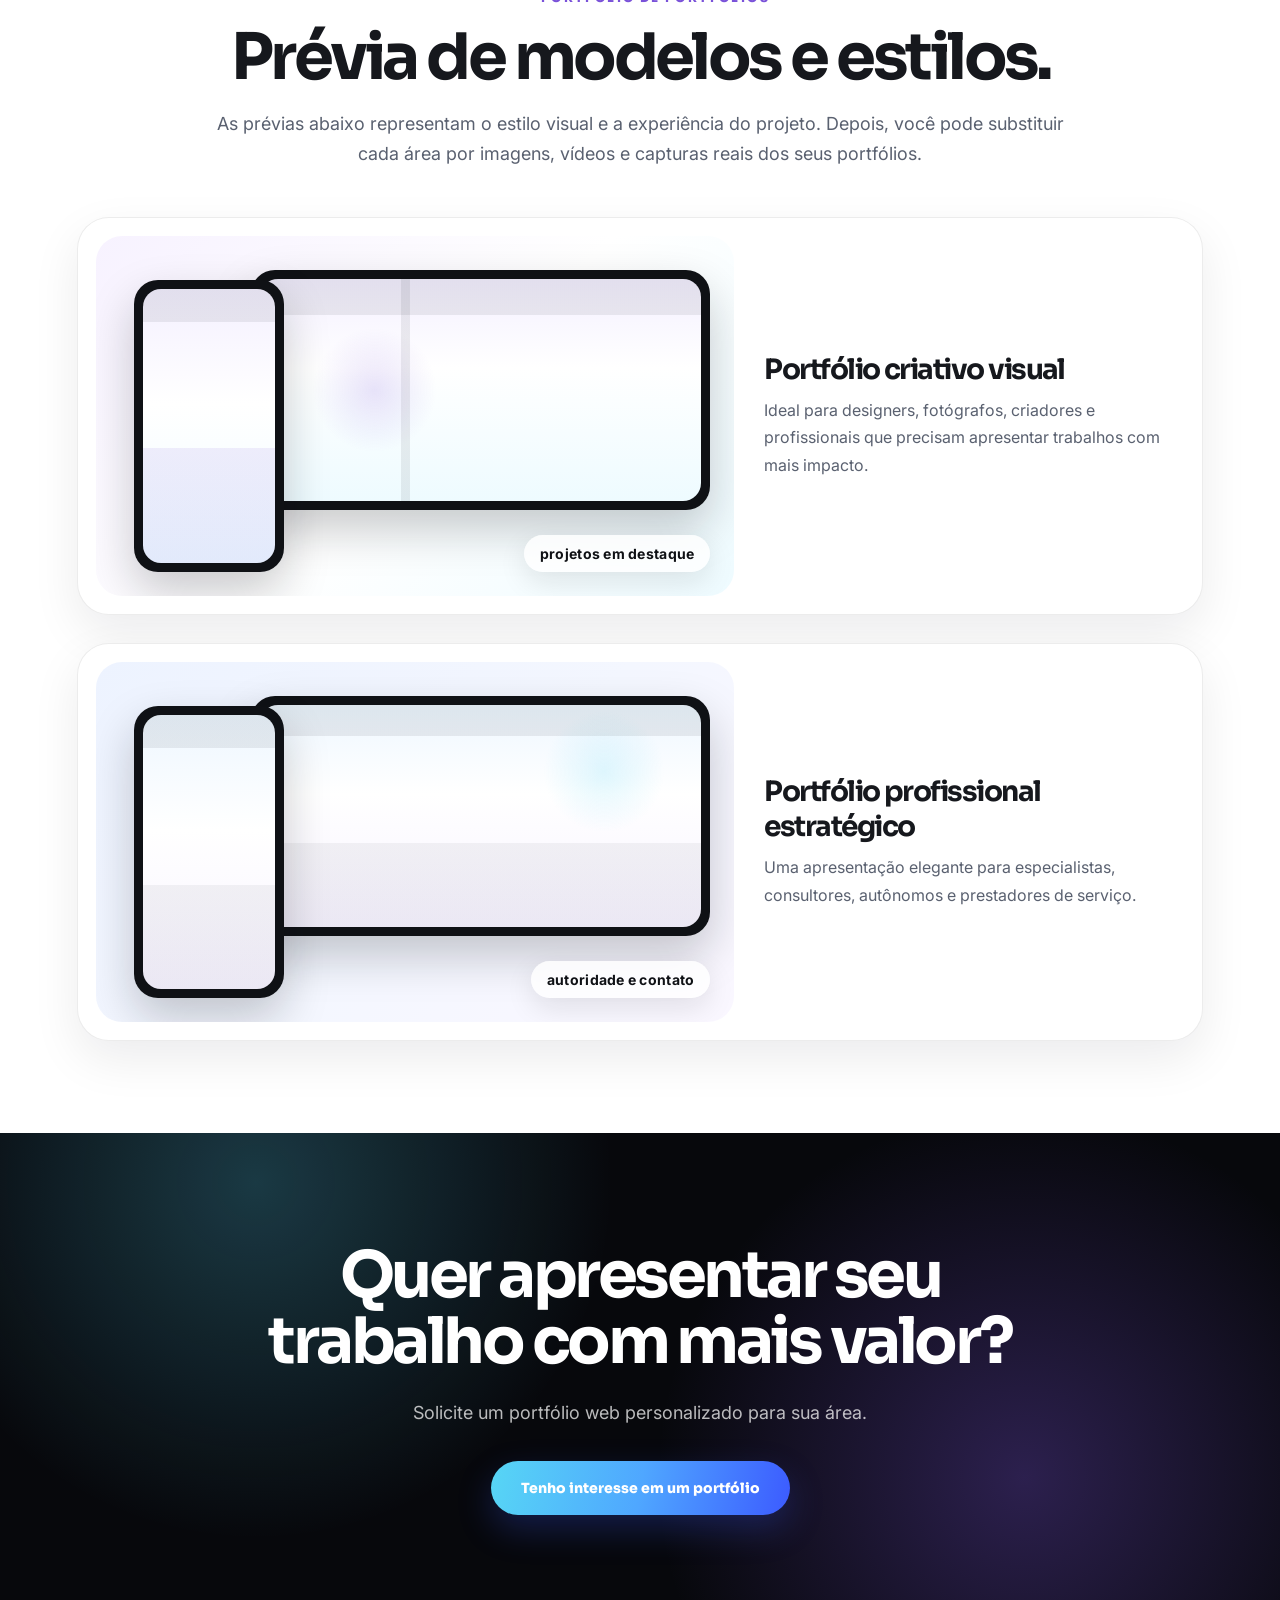
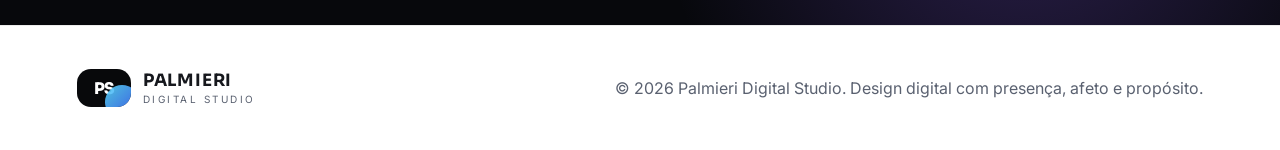
<file: portfolio-web.html>
<!DOCTYPE html><html lang="pt-BR"><head><title>Portfólios Web | Palmieri Digital Studio</title><meta name="description" content="Portfólios digitais para profissionais mostrarem seus trabalhos." /><meta charset="UTF-8" />
<meta name="viewport" content="width=device-width, initial-scale=1.0" />
<link rel="preconnect" href="https://fonts.googleapis.com">
<link rel="preconnect" href="https://fonts.gstatic.com" crossorigin>
<link href="https://fonts.googleapis.com/css2?family=Inter:wght@400;500;600;700;800&family=Sora:wght@400;500;600;700;800&display=swap" rel="stylesheet">
<link rel="stylesheet" href="style.css" />
<script defer src="script.js"></script></head><body><header class="header">
<a class="brand" href="index.html"><span class="brand-symbol">PS</span><span class="brand-text"><strong>Palmieri</strong><small>Digital Studio</small></span></a>
<button class="menu-btn" id="menuBtn" aria-label="Abrir menu">☰</button>
<nav class="nav" id="nav">
<a href="index.html#solucoes">Soluções</a>
<a href="desenvolvimento-web.html">Web</a>
<a href="index.html#modelos">Portfólio</a>
<a href="index.html#processo">Processo</a>
<a href="index.html#contato">Contato</a>
</nav>
</header><main>
<section class="page-hero"><div class="hero-content reveal"><p class="eyebrow">Portfólios Web</p><h1>Uma vitrine digital para valorizar seu trabalho.</h1><p class="hero-text">Portfólios online para apresentar projetos, serviços, história profissional e facilitar o contato com novos clientes.</p><div class="hero-actions"><a class="btn primary" href="#portfolio">Ver modelos</a><a class="btn secondary" href="https://wa.me/5519996208046?text=Ol%C3%A1%21%20Tenho%20interesse%20em%20um%20portf%C3%B3lio%20web%20da%20Palmieri%20Digital%20Studio." target="_blank" rel="noopener">Consultar valores</a></div></div></section>
<section class="section feature-section"><div class="section-head reveal"><span class="eyebrow">O que pode ter</span><h2>Seu trabalho apresentado com mais autoridade.</h2></div><div class="feature-grid">
<div class="feature-card reveal"><h3>Sobre profissional</h3><p>Uma apresentação objetiva sobre você, sua trajetória e especialidade.</p></div><div class="feature-card reveal"><h3>Galeria de projetos</h3><p>Espaço para mostrar fotos, trabalhos, cases ou serviços realizados.</p></div><div class="feature-card reveal"><h3>Serviços</h3><p>Blocos explicando como você pode ajudar seus clientes.</p></div><div class="feature-card reveal"><h3>Contato direto</h3><p>Botão para orçamento, WhatsApp, Instagram ou outros canais.</p></div>
</div></section>
<section class="section showcase" id="portfolio"><div class="section-head reveal"><span class="eyebrow">Portfólio de portfólios</span><h2>Prévia de modelos e estilos.</h2><p>As prévias abaixo representam o estilo visual e a experiência do projeto. Depois, você pode substituir cada área por imagens, vídeos e capturas reais dos seus portfólios.</p></div>
<div class="immersive-grid">
<article class="immersive-card reveal">
  <div class="immersive-stage stage-creative">
    <div class="mockup desktop-mockup"><div class="mockup-screen screen-creative"></div></div>
    <div class="mockup phone-mockup"><div class="mockup-screen screen-creative-mobile"></div></div>
    <span class="floating-pill">projetos em destaque</span>
  </div>
  <div class="immersive-copy"><h3>Portfólio criativo visual</h3><p>Ideal para designers, fotógrafos, criadores e profissionais que precisam apresentar trabalhos com mais impacto.</p></div>
</article>
<article class="immersive-card reveal">
  <div class="immersive-stage stage-specialist">
    <div class="mockup desktop-mockup"><div class="mockup-screen screen-specialist"></div></div>
    <div class="mockup phone-mockup"><div class="mockup-screen screen-specialist-mobile"></div></div>
    <span class="floating-pill">autoridade e contato</span>
  </div>
  <div class="immersive-copy"><h3>Portfólio profissional estratégico</h3><p>Uma apresentação elegante para especialistas, consultores, autônomos e prestadores de serviço.</p></div>
</article>
</div></section>
<section class="cta"><div class="cta-content reveal"><h2>Quer apresentar seu trabalho com mais valor?</h2><p>Solicite um portfólio web personalizado para sua área.</p><a class="btn primary large" href="https://wa.me/5519996208046?text=Ol%C3%A1%21%20Tenho%20interesse%20em%20um%20portf%C3%B3lio%20web%20da%20Palmieri%20Digital%20Studio." target="_blank" rel="noopener">Tenho interesse em um portfólio</a></div></section></main><a class="whatsapp-float" href="https://wa.me/5519996208046?text=Ol%C3%A1%21%20Tenho%20interesse%20em%20um%20portf%C3%B3lio%20web%20da%20Palmieri%20Digital%20Studio." target="_blank" rel="noopener">WhatsApp</a><footer class="footer"><div class="brand footer-brand"><span class="brand-symbol">PS</span><span class="brand-text"><strong>Palmieri</strong><small>Digital Studio</small></span></div><p>© 2026 Palmieri Digital Studio. Design digital com presença, afeto e propósito.</p></footer></body></html>
</file>
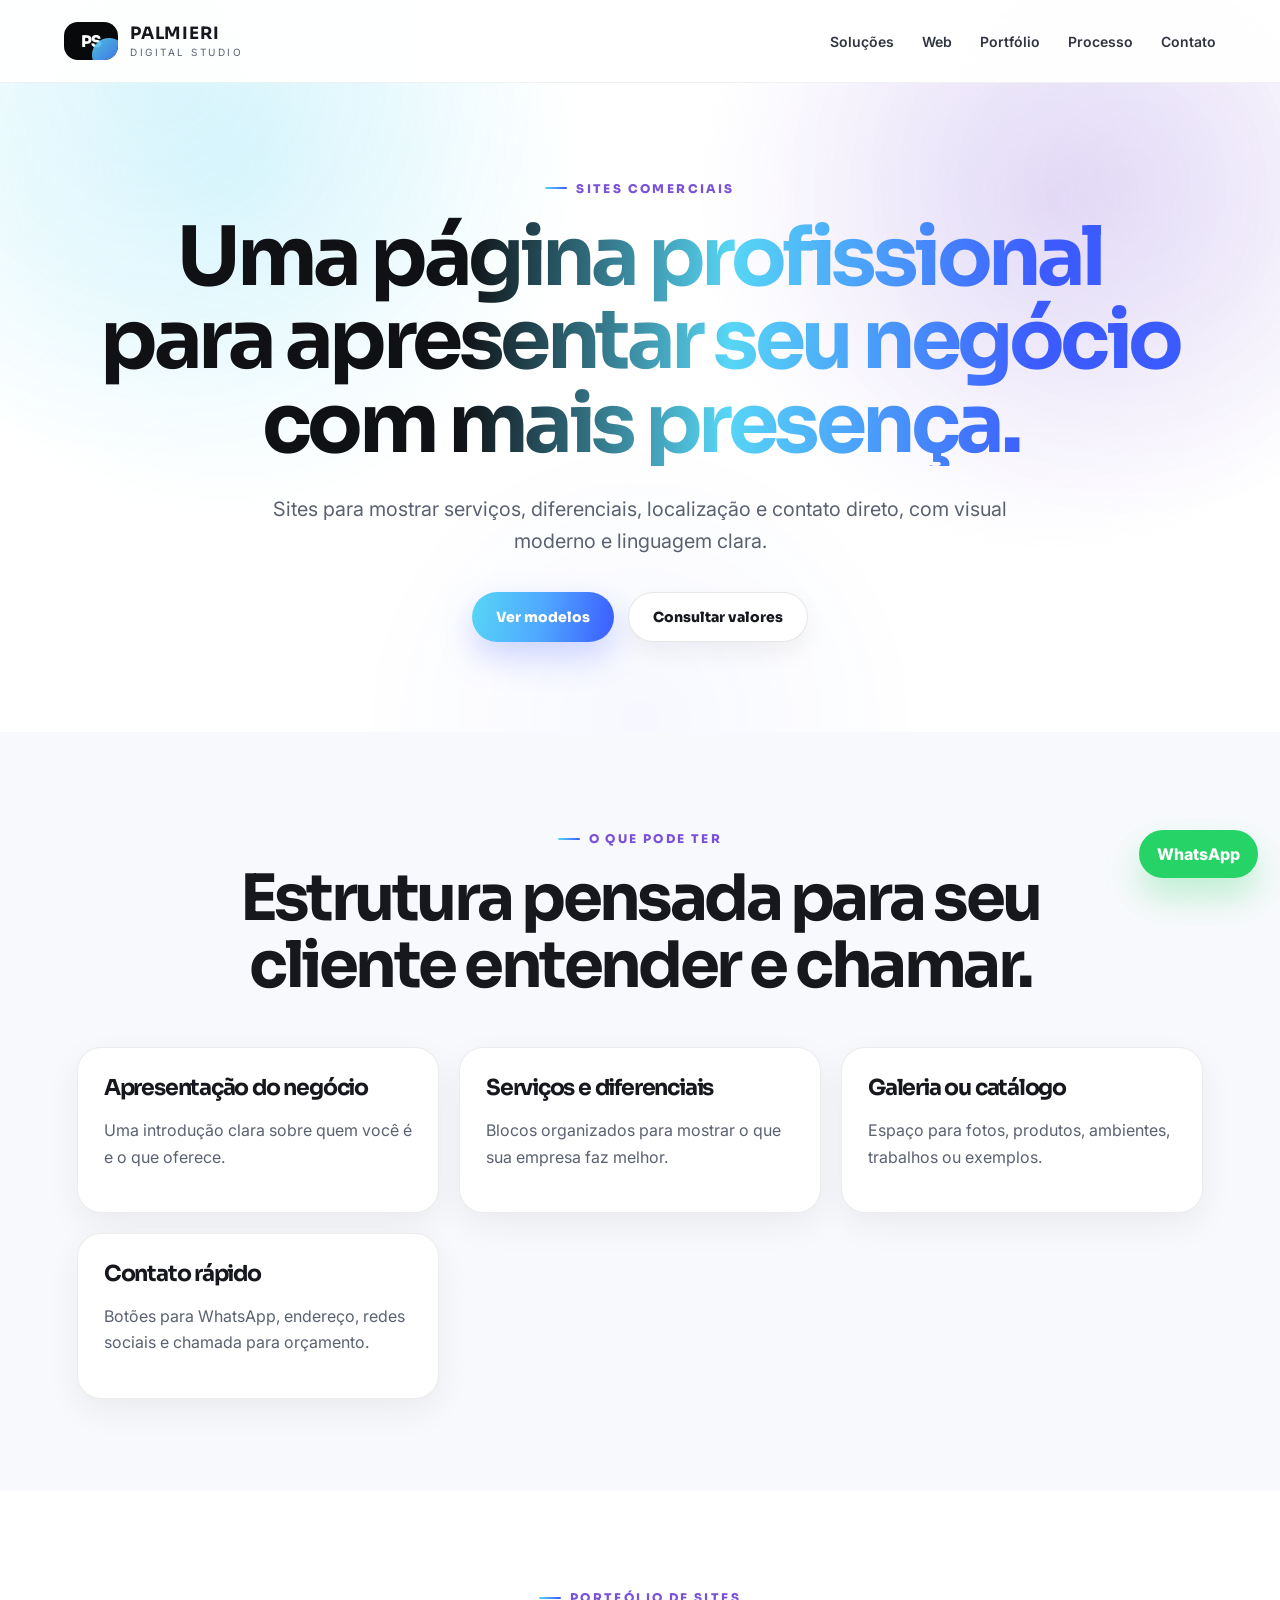
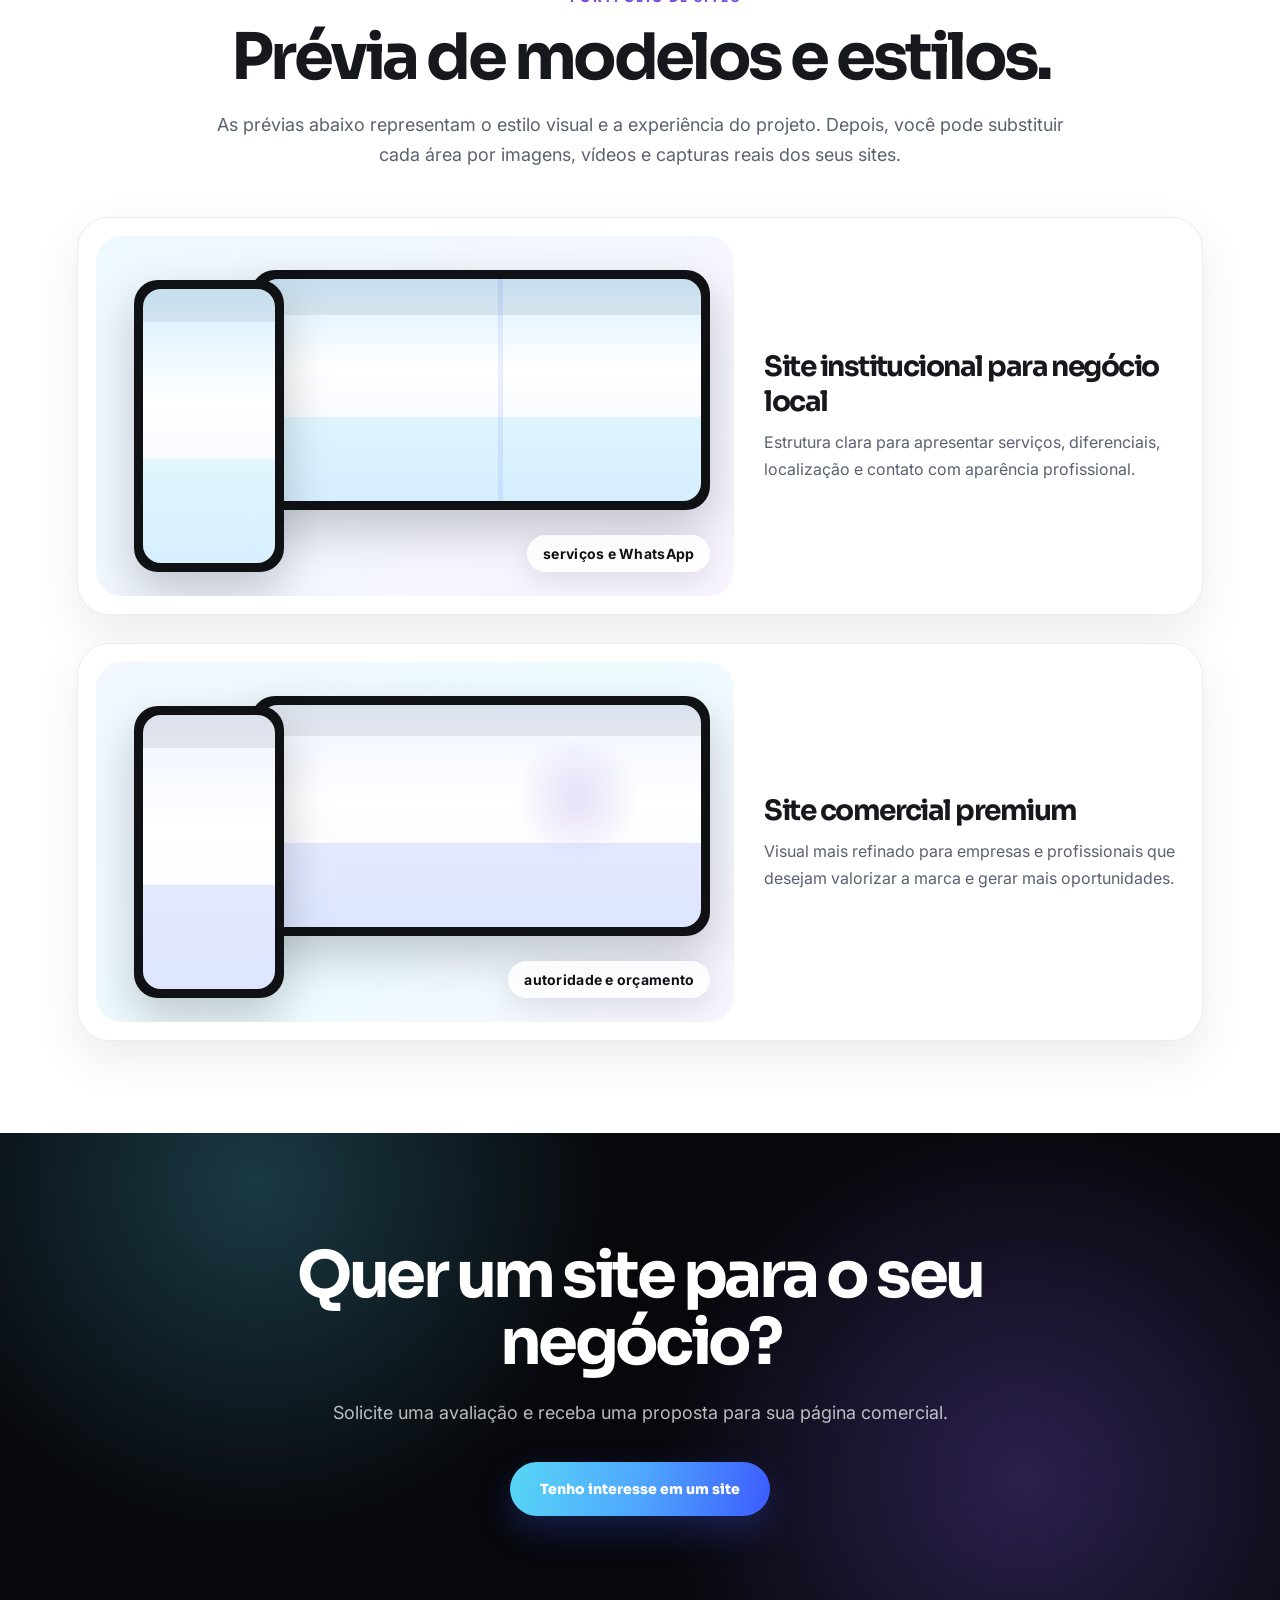
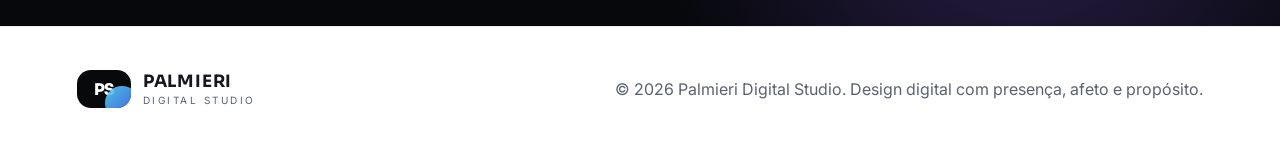
<file: sites-comerciais.html>
<!DOCTYPE html><html lang="pt-BR"><head><title>Sites Comerciais | Palmieri Digital Studio</title><meta name="description" content="Sites comerciais para negócios, empresas e profissionais." /><meta charset="UTF-8" />
<meta name="viewport" content="width=device-width, initial-scale=1.0" />
<link rel="preconnect" href="https://fonts.googleapis.com">
<link rel="preconnect" href="https://fonts.gstatic.com" crossorigin>
<link href="https://fonts.googleapis.com/css2?family=Inter:wght@400;500;600;700;800&family=Sora:wght@400;500;600;700;800&display=swap" rel="stylesheet">
<link rel="stylesheet" href="style.css" />
<script defer src="script.js"></script></head><body><header class="header">
<a class="brand" href="index.html"><span class="brand-symbol">PS</span><span class="brand-text"><strong>Palmieri</strong><small>Digital Studio</small></span></a>
<button class="menu-btn" id="menuBtn" aria-label="Abrir menu">☰</button>
<nav class="nav" id="nav">
<a href="index.html#solucoes">Soluções</a>
<a href="desenvolvimento-web.html">Web</a>
<a href="index.html#modelos">Portfólio</a>
<a href="index.html#processo">Processo</a>
<a href="index.html#contato">Contato</a>
</nav>
</header><main>
<section class="page-hero"><div class="hero-content reveal"><p class="eyebrow">Sites Comerciais</p><h1>Uma página profissional para apresentar seu negócio com mais presença.</h1><p class="hero-text">Sites para mostrar serviços, diferenciais, localização e contato direto, com visual moderno e linguagem clara.</p><div class="hero-actions"><a class="btn primary" href="#portfolio">Ver modelos</a><a class="btn secondary" href="https://wa.me/5519996208046?text=Ol%C3%A1%21%20Tenho%20interesse%20em%20um%20site%20comercial%20da%20Palmieri%20Digital%20Studio." target="_blank" rel="noopener">Consultar valores</a></div></div></section>
<section class="section feature-section"><div class="section-head reveal"><span class="eyebrow">O que pode ter</span><h2>Estrutura pensada para seu cliente entender e chamar.</h2></div><div class="feature-grid">
<div class="feature-card reveal"><h3>Apresentação do negócio</h3><p>Uma introdução clara sobre quem você é e o que oferece.</p></div><div class="feature-card reveal"><h3>Serviços e diferenciais</h3><p>Blocos organizados para mostrar o que sua empresa faz melhor.</p></div><div class="feature-card reveal"><h3>Galeria ou catálogo</h3><p>Espaço para fotos, produtos, ambientes, trabalhos ou exemplos.</p></div><div class="feature-card reveal"><h3>Contato rápido</h3><p>Botões para WhatsApp, endereço, redes sociais e chamada para orçamento.</p></div>
</div></section>
<section class="section showcase" id="portfolio"><div class="section-head reveal"><span class="eyebrow">Portfólio de sites</span><h2>Prévia de modelos e estilos.</h2><p>As prévias abaixo representam o estilo visual e a experiência do projeto. Depois, você pode substituir cada área por imagens, vídeos e capturas reais dos seus sites.</p></div>
<div class="immersive-grid">
<article class="immersive-card reveal">
  <div class="immersive-stage stage-business">
    <div class="mockup desktop-mockup"><div class="mockup-screen screen-business"></div></div>
    <div class="mockup phone-mockup"><div class="mockup-screen screen-business-mobile"></div></div>
    <span class="floating-pill">serviços e WhatsApp</span>
  </div>
  <div class="immersive-copy"><h3>Site institucional para negócio local</h3><p>Estrutura clara para apresentar serviços, diferenciais, localização e contato com aparência profissional.</p></div>
</article>
<article class="immersive-card reveal">
  <div class="immersive-stage stage-service">
    <div class="mockup desktop-mockup"><div class="mockup-screen screen-service"></div></div>
    <div class="mockup phone-mockup"><div class="mockup-screen screen-service-mobile"></div></div>
    <span class="floating-pill">autoridade e orçamento</span>
  </div>
  <div class="immersive-copy"><h3>Site comercial premium</h3><p>Visual mais refinado para empresas e profissionais que desejam valorizar a marca e gerar mais oportunidades.</p></div>
</article>
</div></section>
<section class="cta"><div class="cta-content reveal"><h2>Quer um site para o seu negócio?</h2><p>Solicite uma avaliação e receba uma proposta para sua página comercial.</p><a class="btn primary large" href="https://wa.me/5519996208046?text=Ol%C3%A1%21%20Tenho%20interesse%20em%20um%20site%20comercial%20da%20Palmieri%20Digital%20Studio." target="_blank" rel="noopener">Tenho interesse em um site</a></div></section></main><a class="whatsapp-float" href="https://wa.me/5519996208046?text=Ol%C3%A1%21%20Tenho%20interesse%20em%20um%20site%20comercial%20da%20Palmieri%20Digital%20Studio." target="_blank" rel="noopener">WhatsApp</a><footer class="footer"><div class="brand footer-brand"><span class="brand-symbol">PS</span><span class="brand-text"><strong>Palmieri</strong><small>Digital Studio</small></span></div><p>© 2026 Palmieri Digital Studio. Design digital com presença, afeto e propósito.</p></footer></body></html>
</file>
<file: style.css>
:root{
  --white:#ffffff;
  --off:#f8f9fc;
  --soft:#eef4ff;
  --black:#0f1115;
  --graphite:#16181d;
  --text:#5a6170;
  --blue1:#57d6f5;
  --blue2:#4fa7ff;
  --blue3:#3c5bff;
  --purple1:#3f2468;
  --purple2:#7a52d9;
  --purple3:#b59bff;
  --radius:28px;
  --shadow:0 24px 80px rgba(18, 23, 38, .12);
}

*{box-sizing:border-box}
html{scroll-behavior:smooth}
body{
  margin:0;
  font-family:"Inter",system-ui,sans-serif;
  color:var(--graphite);
  background:var(--white);
  overflow-x:hidden;
}
body:before{
  content:"";
  position:fixed;
  inset:0;
  pointer-events:none;
  opacity:.55;
  background:
    radial-gradient(circle at 12% 8%, rgba(87,214,245,.18), transparent 28%),
    radial-gradient(circle at 88% 20%, rgba(122,82,217,.14), transparent 26%),
    radial-gradient(circle at 50% 80%, rgba(60,91,255,.08), transparent 30%);
  z-index:-1;
}
a{text-decoration:none;color:inherit}
h1,h2,h3,p,a,span,li{overflow-wrap:break-word}
h1,h2,h3{
  font-family:"Sora",sans-serif;
  margin:0;
  letter-spacing:-.055em;
}

.header{
  position:sticky;
  top:0;
  z-index:50;
  display:flex;
  align-items:center;
  justify-content:space-between;
  gap:28px;
  padding:22px clamp(18px,5vw,70px);
  background:rgba(255,255,255,.86);
  backdrop-filter:blur(18px);
  border-bottom:1px solid rgba(15,17,21,.06);
}
.brand{display:flex;align-items:center;gap:12px}
.brand-symbol{
  width:54px;height:38px;display:grid;place-items:center;border-radius:14px;
  background:#08090b;color:#fff;font-family:"Sora",sans-serif;font-weight:800;letter-spacing:-1px;
  position:relative;overflow:hidden;
}
.brand-symbol:after{
  content:"";position:absolute;inset:auto -8px -12px auto;width:34px;height:34px;border-radius:50%;
  background:linear-gradient(135deg,var(--blue1),var(--blue3));opacity:.9;
}
.brand-text{display:flex;flex-direction:column;line-height:1}
.brand-text strong{font-family:"Sora",sans-serif;text-transform:uppercase;letter-spacing:.8px;font-size:17px}
.brand-text small{margin-top:5px;text-transform:uppercase;letter-spacing:2.5px;color:var(--text);font-size:10px}
.nav{display:flex;align-items:center;gap:28px;font-weight:600;font-size:14px}
.nav a{color:#303541}
.nav a:hover{background:linear-gradient(90deg,var(--blue1),var(--blue3));-webkit-background-clip:text;background-clip:text;color:transparent}
.menu-btn{display:none;border:0;background:#111;color:white;border-radius:12px;padding:10px 13px;font-size:22px}

.hero{
  min-height:calc(100vh - 84px);
  display:flex;
  align-items:center;
  justify-content:center;
  text-align:center;
  padding:90px clamp(18px,6vw,88px);
  position:relative;
  overflow:hidden;
}
.hero-content{width:min(1120px,100%);margin:0 auto;min-width:0}
.eyebrow{
  display:inline-flex;align-items:center;gap:9px;margin:0 0 20px;
  font-family:"Sora",sans-serif;font-size:12px;font-weight:800;text-transform:uppercase;letter-spacing:2.4px;color:var(--purple2);
}
.eyebrow:before{content:"";width:22px;height:2px;background:linear-gradient(90deg,var(--blue1),var(--blue3));border-radius:99px}
h1{
  width:min(1100px,100%);
  margin:0 auto;
  font-size:clamp(40px,6.4vw,88px);
  line-height:1.02;
  background:linear-gradient(92deg,var(--black) 0%, var(--black) 34%, var(--blue1) 58%, var(--blue3) 86%);
  -webkit-background-clip:text;background-clip:text;color:transparent;
}
.hero-text{
  max-width:820px;margin:28px auto 0;color:var(--text);
  font-size:clamp(17px,1.55vw,22px);line-height:1.6;
}
.hero-actions{display:flex;flex-wrap:wrap;gap:14px;margin-top:34px;justify-content:center}
.btn{
  display:inline-flex;align-items:center;justify-content:center;border-radius:999px;padding:15px 24px;
  font-weight:800;font-family:"Sora",sans-serif;font-size:14px;transition:.25s ease;
}
.btn.primary{color:white;background:linear-gradient(100deg,var(--blue1),var(--blue2),var(--blue3));box-shadow:0 14px 34px rgba(60,91,255,.25)}
.btn.secondary{color:var(--graphite);background:white;border:1px solid rgba(15,17,21,.10);box-shadow:0 10px 26px rgba(15,17,21,.06)}
.btn.large{padding:18px 30px}
.btn:hover{transform:translateY(-3px)}

.section{padding:92px clamp(18px,6vw,88px)}
.section-head{max-width:890px;margin:0 auto 48px;text-align:center;min-width:0}
.section-head h2,.cta h2{font-size:clamp(34px,5vw,64px);line-height:1.04}
.section-head p{margin:18px auto 0;color:var(--text);line-height:1.65;font-size:18px}

.solution-grid{
  display:grid;
  grid-template-columns:repeat(4,1fr);
  gap:20px;
}
.solution-card{
  border:1px solid rgba(15,17,21,.08);
  background:rgba(255,255,255,.82);
  border-radius:var(--radius);
  padding:30px;
  box-shadow:0 12px 40px rgba(15,17,21,.06);
  min-height:310px;
  display:flex;
  flex-direction:column;
}
.solution-card.active{
  background:linear-gradient(135deg,#ffffff,#eefaff 54%,#f4efff);
}
.solution-card.soon{
  opacity:.78;
}
.solution-kicker{
  font-family:"Sora",sans-serif;
  font-size:11px;
  font-weight:800;
  letter-spacing:1.7px;
  text-transform:uppercase;
  color:var(--purple2);
  margin-bottom:16px;
}
.solution-card h3{font-size:clamp(24px,2.2vw,34px);line-height:1.08}
.solution-card p{color:var(--text);line-height:1.65;font-size:16px}
.solution-card a,.solution-card button{
  margin-top:auto;
  align-self:flex-start;
  border:0;
  border-radius:999px;
  padding:12px 18px;
  font-family:"Sora",sans-serif;
  font-weight:800;
  background:linear-gradient(100deg,var(--blue1),var(--blue3));
  color:white;
}
.solution-card button{background:#eef2f7;color:#7a8495}

.web-section{background:var(--off)}
.web-grid{
  display:grid;
  grid-template-columns:repeat(3,1fr);
  gap:22px;
}
.web-card,.showcase-card{
  background:white;
  border:1px solid rgba(15,17,21,.08);
  border-radius:var(--radius);
  padding:22px;
  box-shadow:0 12px 40px rgba(15,17,21,.06);
}
.web-preview{
  height:260px;
  border-radius:24px;
  padding:18px;
  position:relative;
  overflow:hidden;
  background:linear-gradient(135deg,#101116,#3c5bff);
  color:white;
  display:flex;
  flex-direction:column;
}
.invite-preview{background:linear-gradient(135deg,#0f1115,#7a52d9)}
.site-preview{background:linear-gradient(135deg,#0f1115,#57d6f5)}
.portfolio-preview{background:linear-gradient(135deg,#3f2468,#3c5bff)}
.web-preview:after{
  content:"";position:absolute;inset:0;
  background:radial-gradient(circle at 75% 20%, rgba(255,255,255,.25), transparent 32%);
}
.mini-browser{display:flex;gap:7px;position:relative;z-index:2}
.mini-browser span{width:9px;height:9px;border-radius:50%;background:rgba(255,255,255,.65)}
.preview-content{position:relative;z-index:2;margin-top:auto}
.preview-content p{font-family:"Sora",sans-serif;text-transform:uppercase;letter-spacing:1.6px;font-size:11px;opacity:.75}
.preview-content h3{font-size:32px;line-height:1}
.preview-content small{opacity:.75}
.web-card h3,.showcase-card h3{font-size:24px;margin-top:20px}
.web-card p,.showcase-card p{color:var(--text);line-height:1.65}
.web-card a{
  display:inline-flex;margin-top:8px;font-weight:800;
  background:linear-gradient(90deg,var(--blue1),var(--blue3));
  -webkit-background-clip:text;background-clip:text;color:transparent;
}

.showcase-grid{display:grid;grid-template-columns:repeat(3,1fr);gap:22px}
.showcase-card{display:grid;grid-template-columns:1fr;gap:18px}
.screen{
  height:230px;
  border-radius:24px;
  padding:20px;
  position:relative;
  overflow:hidden;
  color:white;
  display:flex;
  align-items:flex-end;
}
.screen:before{
  content:"";
  position:absolute;inset:0;
  background:linear-gradient(180deg,transparent,rgba(0,0,0,.72));
}
.screen h3,.watermark{position:relative;z-index:2}
.watermark{
  position:absolute;
  top:16px;right:16px;
  padding:7px 10px;
  border-radius:999px;
  background:rgba(255,255,255,.16);
  font-size:10px;
  text-transform:uppercase;
  letter-spacing:1px;
}
.screen-wedding{background:linear-gradient(135deg,#f8f3ea,#a98a48)}
.screen-business{background:linear-gradient(135deg,#111,#57d6f5)}
.screen-portfolio{background:linear-gradient(135deg,#7a52d9,#3c5bff)}

.process{background:white}
.steps{max-width:980px;margin:0 auto;display:grid;gap:14px;width:100%}
.step{
  display:grid;
  grid-template-columns:80px minmax(0,1fr);
  gap:22px;
  align-items:start;
  padding:26px;
  border-radius:24px;
  background:linear-gradient(90deg,rgba(87,214,245,.08),rgba(181,155,255,.08));
  border:1px solid rgba(15,17,21,.06);
  min-width:0;
}
.step span{
  font-family:"Sora",sans-serif;font-size:28px;font-weight:800;
  background:linear-gradient(100deg,var(--blue1),var(--blue3));-webkit-background-clip:text;background-clip:text;color:transparent;
}
.step h3{margin:0 0 6px;font-size:22px}
.step p{margin:0;color:var(--text);line-height:1.65}

.cta{
  padding:110px clamp(18px,6vw,88px);
  background:#07080c;color:white;text-align:center;position:relative;overflow:hidden;
}
.cta:before{
  content:"";position:absolute;inset:0;
  background:
    radial-gradient(circle at 20% 10%, rgba(87,214,245,.24), transparent 32%),
    radial-gradient(circle at 80% 70%, rgba(122,82,217,.32), transparent 34%);
}
.cta-content{position:relative;z-index:2;max-width:860px;margin:0 auto;min-width:0}
.cta p{color:rgba(255,255,255,.72);font-size:18px;max-width:680px;margin:22px auto 34px;line-height:1.65}
.whatsapp-float{
  position:fixed;right:22px;bottom:22px;z-index:80;padding:14px 18px;border-radius:999px;
  background:#25D366;color:white;font-weight:800;box-shadow:0 18px 34px rgba(37,211,102,.28);
}
.footer{
  padding:36px clamp(18px,6vw,88px);
  display:flex;justify-content:space-between;align-items:center;gap:22px;
  border-top:1px solid rgba(15,17,21,.08);
}
.footer p{color:var(--text);text-align:right}

.reveal{opacity:0;transform:translateY(28px);transition:opacity .8s ease, transform .8s ease}
.reveal.visible{opacity:1;transform:translateY(0)}

@media(max-width:1100px){
  .solution-grid,.web-grid,.showcase-grid{grid-template-columns:1fr 1fr}
}
@media(max-width:760px){
  .header{align-items:flex-start}
  .menu-btn{display:block}
  .nav{
    display:none;position:absolute;left:18px;right:18px;top:78px;padding:18px;
    flex-direction:column;align-items:flex-start;background:white;border:1px solid rgba(15,17,21,.08);
    border-radius:22px;box-shadow:var(--shadow);
  }
  .nav.open{display:flex}
  .hero{min-height:auto;padding-top:70px;padding-bottom:70px}
  h1{font-size:clamp(38px,11vw,58px)}
  .solution-grid,.web-grid,.showcase-grid{grid-template-columns:1fr}
  .step{grid-template-columns:1fr}
  .footer{flex-direction:column;align-items:flex-start}
  .footer p{text-align:left}
  .whatsapp-float{right:14px;bottom:14px}
}

/* Páginas internas */
.page-hero{min-height:72vh;display:flex;align-items:center;justify-content:center;text-align:center;padding:90px clamp(18px,6vw,88px);background:radial-gradient(circle at 18% 12%, rgba(87,214,245,.18), transparent 30%),radial-gradient(circle at 82% 18%, rgba(122,82,217,.16), transparent 30%)}
.feature-section{background:var(--off)}
.feature-grid{display:grid;grid-template-columns:repeat(3,1fr);gap:20px}
.feature-card{background:white;border:1px solid rgba(15,17,21,.08);border-radius:24px;padding:26px;box-shadow:0 12px 34px rgba(15,17,21,.06)}
.feature-card h3{font-size:22px}
.feature-card p{color:var(--text);line-height:1.65}
.preview-gallery{display:grid;grid-template-columns:repeat(3,1fr);gap:22px}
.preview-window{border:1px solid rgba(15,17,21,.08);background:white;border-radius:26px;padding:12px;box-shadow:0 16px 46px rgba(15,17,21,.08)}
.window-top{height:38px;display:flex;align-items:center;gap:7px;padding:0 10px}
.window-top span{width:9px;height:9px;border-radius:50%;background:#d6dbe7}
.project-frame{min-height:330px;border-radius:20px;padding:22px;color:white;position:relative;overflow:hidden;display:flex;flex-direction:column;justify-content:flex-end}
.project-frame:before{content:"";position:absolute;inset:0;background:linear-gradient(180deg, transparent 0%, rgba(0,0,0,.74) 100%),radial-gradient(circle at 78% 18%, rgba(255,255,255,.24), transparent 34%)}
.project-frame h3,.project-frame p,.project-frame .watermark{position:relative;z-index:2}
.project-frame h3{font-size:34px}
.project-frame p{margin:8px 0 0;opacity:.86}
.preview-window > h3{font-size:22px;margin:18px 10px 8px}
.preview-window > p{color:var(--text);line-height:1.6;margin:0 10px 12px}
.wedding-gold{background:linear-gradient(135deg,#f7efe4,#8e713b 48%,#111)}
.party-pink{background:linear-gradient(135deg,#ffdde8,#bf5d89 48%,#241020)}
.modern-blue{background:linear-gradient(135deg,#57d6f5,#3c5bff 55%,#101116)}
.commerce-green{background:linear-gradient(135deg,#b9f6d0,#00a884 48%,#0f1115)}
.portfolio-purple{background:linear-gradient(135deg,#b59bff,#7a52d9 52%,#111)}
.elegant-dark{background:linear-gradient(135deg,#333,#0f1115 58%,#3c5bff)}
@media(max-width:1100px){.feature-grid,.preview-gallery{grid-template-columns:1fr 1fr}}
@media(max-width:760px){.page-hero{min-height:auto;padding-top:70px;padding-bottom:70px}.feature-grid,.preview-gallery{grid-template-columns:1fr}.project-frame{min-height:280px}}


/* Atualizações de portfólio geral */
.general-preview-grid{display:grid;grid-template-columns:repeat(3,1fr);gap:24px}
.general-preview-card{background:white;border:1px solid rgba(15,17,21,.08);border-radius:28px;padding:18px;box-shadow:0 14px 42px rgba(15,17,21,.08)}
.media-showcase{position:relative;min-height:290px;border-radius:24px;overflow:hidden;padding:18px;display:flex;align-items:center;justify-content:center;background:linear-gradient(135deg,#eef9ff,#f5f2ff)}
.media-invite{background:linear-gradient(135deg,#fff7f0,#eefaf7 55%,#eef3ff)}
.media-site{background:linear-gradient(135deg,#eef9ff,#eef2ff 55%,#f5f2ff)}
.media-portfolio{background:linear-gradient(135deg,#f2f6ff,#f7f1ff 58%,#eefbff)}
.device{position:relative;background:#111722;border-radius:22px;box-shadow:0 24px 48px rgba(15,17,21,.18)}
.device-screen{position:absolute;inset:8px;border-radius:16px;background-size:cover;background-position:center;overflow:hidden}
.monitor-device,.laptop-device{width:84%;height:185px}
.monitor-device::after,.laptop-device::after{content:"";position:absolute;left:50%;transform:translateX(-50%);bottom:-10px;width:38%;height:10px;border-radius:999px;background:rgba(17,23,34,.18)}
.phone-device{width:112px;height:220px;position:absolute;bottom:18px}
.phone-device.float-left{left:16px}
.phone-device.float-right{right:18px}
.phone-device.small-phone{width:98px;height:198px}
.tablet-device{width:34%;height:180px;position:absolute;right:18px;bottom:22px;border-radius:20px}
.preview-copy{padding:16px 6px 8px}
.preview-copy h3{font-size:24px;margin:0 0 8px}
.preview-copy p{margin:0;color:var(--text);line-height:1.65}
.screen-invite{background:linear-gradient(180deg,#f7f1e7,#ffffff 38%,#e9eadc 100%)}
.screen-invite::before,.screen-invite-vertical::before,.screen-floral::before,.screen-floral-vertical::before,.screen-modern::before,.screen-modern-vertical::before,.screen-site::before,.screen-site-mobile::before,.screen-portfolio::before,.screen-portfolio-alt::before{content:"";position:absolute}
.screen-invite::before{inset:18px;background:radial-gradient(circle at 50% 50%, rgba(212,181,107,.55), transparent 18%),linear-gradient(90deg, transparent 49%, rgba(162,152,123,.32) 50%, transparent 51%)}
.screen-invite-vertical{background:linear-gradient(180deg,#fbf6ee,#fff 48%,#ece9df)}
.screen-invite-vertical::before{inset:14px;background:radial-gradient(circle at 50% 46%, rgba(212,181,107,.65), transparent 22%),linear-gradient(90deg, transparent 49%, rgba(162,152,123,.28) 50%, transparent 51%)}
.screen-site{background:linear-gradient(180deg,#d7f4ff,#ffffff 38%,#eef2ff 100%)}
.screen-site::before{inset:0;background:linear-gradient(180deg, rgba(17,23,34,.1) 0 18%, transparent 18%),radial-gradient(circle at 72% 48%, rgba(87,214,245,.46), transparent 19%),linear-gradient(180deg, transparent 55%, rgba(60,91,255,.14) 55%)}
.screen-site-mobile{background:linear-gradient(180deg,#d7f4ff,#ffffff 40%,#eef2ff 100%)}
.screen-site-mobile::before{inset:0;background:linear-gradient(180deg, rgba(17,23,34,.08) 0 14%, transparent 14%),linear-gradient(180deg, transparent 54%, rgba(60,91,255,.14) 54%)}
.screen-portfolio{background:linear-gradient(180deg,#f1f2ff,#ffffff 35%,#eefbff 100%)}
.screen-portfolio::before{inset:0;background:linear-gradient(180deg, rgba(17,23,34,.08) 0 18%, transparent 18%),radial-gradient(circle at 30% 42%, rgba(122,82,217,.20), transparent 16%),linear-gradient(90deg, transparent 0 30%, rgba(17,23,34,.06) 30% 32%, transparent 32% 100%)}
.screen-portfolio-alt{background:linear-gradient(180deg,#eef2ff,#ffffff 45%,#f7f1ff)}
.screen-portfolio-alt::before{inset:0;background:linear-gradient(180deg, rgba(17,23,34,.08) 0 14%, transparent 14%),linear-gradient(180deg, transparent 50%, rgba(122,82,217,.10) 50%)}

/* Convites: portfólio visual */
.immersive-grid{display:grid;grid-template-columns:1fr;gap:28px;max-width:1180px;margin:0 auto}
.immersive-card{display:grid;grid-template-columns:1.2fr .8fr;gap:24px;align-items:center;background:white;border:1px solid rgba(15,17,21,.08);border-radius:32px;padding:18px;box-shadow:0 18px 48px rgba(15,17,21,.08)}
.immersive-stage{position:relative;min-height:360px;border-radius:26px;overflow:hidden;padding:26px;background:linear-gradient(135deg,#f9f7f0,#eff7ef 54%,#f4f1ff)}
.stage-wedding{background:linear-gradient(135deg,#fbf6ef,#f0f7ef 56%,#f7f3ff)}
.stage-floral{background:linear-gradient(135deg,#fff2f7,#fffdf6 52%,#f2f7ff)}
.stage-modern{background:linear-gradient(135deg,#eef9ff,#f2f4ff 54%,#f8f4ff)}
.mockup{position:absolute;background:#0f1115;border-radius:24px;box-shadow:0 20px 46px rgba(15,17,21,.22)}
.desktop-mockup{width:72%;height:240px;right:24px;top:34px}
.phone-mockup{width:150px;height:292px;left:38px;bottom:24px}
.mockup-screen{position:absolute;inset:9px;border-radius:18px;background-size:cover;background-position:center;overflow:hidden}
.screen-floral{background:linear-gradient(180deg,#fff7fb,#fff 48%,#eef5ea)}
.screen-floral::before{inset:16px;background:radial-gradient(circle at 24% 40%, rgba(225,176,200,.35), transparent 18%),radial-gradient(circle at 68% 64%, rgba(196,222,176,.35), transparent 18%),linear-gradient(90deg, transparent 49%, rgba(173,167,150,.2) 50%, transparent 51%)}
.screen-floral-vertical{background:linear-gradient(180deg,#fff7fb,#fff 50%,#eef5ea)}
.screen-floral-vertical::before{inset:12px;background:radial-gradient(circle at 50% 24%, rgba(225,176,200,.35), transparent 15%),radial-gradient(circle at 30% 70%, rgba(196,222,176,.35), transparent 16%),linear-gradient(180deg, rgba(255,255,255,.2), rgba(255,255,255,.2))}
.screen-modern{background:linear-gradient(180deg,#dff7ff,#ffffff 45%,#eef0ff 100%)}
.screen-modern::before{inset:0;background:linear-gradient(180deg, rgba(17,23,34,.08) 0 14%, transparent 14%),radial-gradient(circle at 70% 38%, rgba(60,91,255,.24), transparent 18%),linear-gradient(180deg, transparent 55%, rgba(87,214,245,.18) 55%)}
.screen-modern-vertical{background:linear-gradient(180deg,#dff7ff,#ffffff 48%,#eef0ff 100%)}
.screen-modern-vertical::before{inset:0;background:linear-gradient(180deg, rgba(17,23,34,.08) 0 12%, transparent 12%),linear-gradient(180deg, transparent 55%, rgba(87,214,245,.16) 55%)}
.floating-pill{position:absolute;right:24px;bottom:24px;padding:10px 16px;border-radius:999px;background:rgba(255,255,255,.82);backdrop-filter:blur(10px);font-size:14px;font-weight:700;letter-spacing:.02em;color:#0f1115;box-shadow:0 10px 28px rgba(15,17,21,.1)}
.immersive-copy{padding:10px 6px}
.immersive-copy h3{font-size:28px;margin:0 0 10px}
.immersive-copy p{margin:0;color:var(--text);line-height:1.7}

@media(max-width:1100px){
  .general-preview-grid{grid-template-columns:1fr}
  .immersive-card{grid-template-columns:1fr}
}
@media(max-width:760px){
  .media-showcase{min-height:250px}
  .monitor-device,.laptop-device{width:88%;height:152px}
  .phone-device{width:90px;height:176px}
  .tablet-device{width:40%;height:144px}
  .immersive-stage{min-height:320px}
  .desktop-mockup{width:74%;height:190px;right:18px;top:30px}
  .phone-mockup{width:118px;height:226px;left:18px;bottom:18px}
}


/* Seção desafio x solução */
.value-story{background:linear-gradient(180deg, rgba(237,245,255,.78), rgba(255,255,255,1) 48%)}
.story-panel{position:relative;max-width:1180px;margin:0 auto;background:#11151f;border-radius:34px;padding:26px;border:1px solid rgba(78,200,255,.16);box-shadow:0 25px 80px rgba(8,12,20,.16);overflow:hidden;cursor:pointer}
.story-stage{position:relative;min-height:420px;perspective:1600px}
.story-face{position:absolute;inset:0;display:grid;grid-template-columns:1fr 1fr;gap:30px;align-items:center;padding:18px;backface-visibility:hidden;transition:transform .9s ease, opacity .9s ease}
.story-challenge{color:#fff;transform:rotateY(0);opacity:1}
.story-solution{color:#fff;transform:rotateY(180deg);opacity:0}
.story-panel.solved .story-challenge{transform:rotateY(-180deg);opacity:0}
.story-panel.solved .story-solution{transform:rotateY(0);opacity:1}
.story-copy h3{font-size:clamp(30px,3vw,52px);line-height:1.08;margin:16px 0;color:#fff}
.story-copy p{font-size:18px;line-height:1.7;color:rgba(255,255,255,.82);max-width:520px;margin:0}
.story-badge{display:inline-flex;align-items:center;justify-content:center;padding:10px 18px;border-radius:999px;font-weight:700;font-size:14px;letter-spacing:.02em}
.story-badge.danger{background:#de5f38;color:#fff}
.story-badge.success{background:#3f7d87;color:#fff}
.story-visual{position:relative;min-height:320px;border-radius:30px;display:flex;align-items:center;justify-content:center}
.story-challenge .story-visual{background:linear-gradient(180deg, rgba(102,70,57,.78), rgba(82,62,56,.9));box-shadow:inset 0 0 0 1px rgba(255,255,255,.06)}
.story-solution .story-visual{background:linear-gradient(180deg, rgba(49,81,89,.86), rgba(29,49,56,.94));box-shadow:inset 0 0 0 1px rgba(123,224,255,.12)}
.story-icon{width:190px;height:190px;border-radius:999px;display:flex;align-items:center;justify-content:center;font-size:110px;font-weight:800;position:relative;z-index:2}
.story-icon-alert{background:#de5f38;color:#fff;box-shadow:0 0 0 14px rgba(222,95,56,.14),0 0 0 28px rgba(222,95,56,.08)}
.story-icon-check{background:#4b7f88;color:#fff;box-shadow:0 0 0 14px rgba(78,200,255,.14),0 0 0 28px rgba(78,200,255,.07)}
.story-pill{position:absolute;padding:12px 18px;border-radius:14px;background:#fff;color:#11151f;box-shadow:0 12px 30px rgba(0,0,0,.2);font-weight:600}
.pill-a{top:32px;left:26px}.pill-b{top:72px;right:10px}.pill-c{left:12px;bottom:46px}.pill-d{right:18px;bottom:26px}
.story-hint{padding-top:18px;text-align:center;font-size:14px;color:rgba(255,255,255,.72)}

/* Seção de soluções visuais */
.offer-overview{padding-top:24px}
.offer-grid{display:grid;grid-template-columns:1fr 1fr;gap:34px;align-items:center}
.offer-copy h2{font-size:clamp(32px,4vw,54px);line-height:1.08;margin:14px 0 18px}
.offer-copy p{font-size:18px;line-height:1.75;color:var(--text);margin:0 0 26px}
.offer-tags{display:flex;flex-wrap:wrap;gap:14px}
.offer-tags span{padding:14px 18px;border-radius:16px;border:1px solid rgba(15,17,21,.1);background:white;font-weight:600;box-shadow:0 10px 24px rgba(15,17,21,.05)}
.offer-visual{display:flex;justify-content:center}
.offer-canvas{position:relative;width:min(100%,560px);min-height:420px;background:#151923;border-radius:30px;padding:26px;box-shadow:0 25px 70px rgba(8,12,20,.16);overflow:hidden}
.offer-canvas:before{content:"";position:absolute;inset:0;border:1px solid rgba(112,206,255,.14);border-radius:30px;pointer-events:none}
.offer-browser{display:flex;gap:8px;margin-bottom:18px}.offer-browser span{width:12px;height:12px;border-radius:999px;background:rgba(255,255,255,.25)}.offer-browser span:nth-child(1){background:#f1a691}.offer-browser span:nth-child(2){background:#f1da6b}.offer-browser span:nth-child(3){background:#5ab9c0}
.offer-card{position:absolute;border-radius:18px;background:rgba(78,200,255,.12);box-shadow:inset 0 0 0 1px rgba(78,200,255,.08)}
.offer-card.large{width:58%;height:42%;left:52px;top:92px}
.offer-card.small{width:34%;height:24%;left:84px;bottom:70px;background:rgba(245,215,182,.9)}
.offer-logo-mark{position:absolute;right:70px;top:120px;width:160px;height:160px;border-radius:999px;background:#f4df6a;color:#11151f;display:flex;align-items:center;justify-content:center;font-size:54px;font-weight:800;box-shadow:0 16px 40px rgba(0,0,0,.24)}
.offer-floating{position:absolute;padding:12px 18px;border-radius:14px;background:#1f2430;color:#fff;border:1px solid rgba(255,255,255,.1);font-weight:600;box-shadow:0 14px 28px rgba(0,0,0,.25)}
.offer-floating.one{right:36px;top:54px}.offer-floating.two{right:18px;top:126px}.offer-floating.three{right:28px;top:196px}.offer-floating.four{left:24px;bottom:42px}.offer-floating.five{left:210px;bottom:30px}.offer-floating.six{right:52px;bottom:46px}

/* Showcase visual adicional para outras páginas */
.stage-business{background:linear-gradient(135deg,#eef8ff,#f4f7ff 54%,#f9f4ff)}
.stage-service{background:linear-gradient(135deg,#f2f7ff,#eefcff 54%,#f8f3ff)}
.stage-creative{background:linear-gradient(135deg,#f7f2ff,#ffffff 52%,#eefbff)}
.stage-specialist{background:linear-gradient(135deg,#edf3ff,#f4f7ff 54%,#faf7ff)}
.screen-business{background:linear-gradient(180deg,#d5efff,#ffffff 40%,#eef3ff)}
.screen-business::before,.screen-business-mobile::before,.screen-service::before,.screen-service-mobile::before,.screen-creative::before,.screen-creative-mobile::before,.screen-specialist::before,.screen-specialist-mobile::before{content:"";position:absolute;inset:0}
.screen-business::before{background:linear-gradient(180deg, rgba(17,23,34,.08) 0 16%, transparent 16%),linear-gradient(90deg, transparent 0 54%, rgba(60,91,255,.10) 54% 55%, transparent 55% 100%),linear-gradient(180deg, transparent 62%, rgba(87,214,245,.16) 62%)}
.screen-business-mobile{background:linear-gradient(180deg,#d5efff,#ffffff 42%,#eef3ff)}
.screen-business-mobile::before{background:linear-gradient(180deg, rgba(17,23,34,.08) 0 12%, transparent 12%),linear-gradient(180deg, transparent 62%, rgba(87,214,245,.15) 62%)}
.screen-service{background:linear-gradient(180deg,#edf3ff,#ffffff 42%,#f4f8ff)}
.screen-service::before{background:linear-gradient(180deg, rgba(17,23,34,.08) 0 14%, transparent 14%),radial-gradient(circle at 72% 42%, rgba(122,82,217,.18), transparent 18%),linear-gradient(180deg, transparent 62%, rgba(60,91,255,.12) 62%)}
.screen-service-mobile{background:linear-gradient(180deg,#edf3ff,#ffffff 42%,#f4f8ff)}
.screen-service-mobile::before{background:linear-gradient(180deg, rgba(17,23,34,.08) 0 12%, transparent 12%),linear-gradient(180deg, transparent 62%, rgba(60,91,255,.12) 62%)}
.screen-creative{background:linear-gradient(180deg,#f4f0ff,#ffffff 40%,#eefbff)}
.screen-creative::before{background:linear-gradient(180deg, rgba(17,23,34,.08) 0 16%, transparent 16%),radial-gradient(circle at 26% 50%, rgba(122,82,217,.16), transparent 18%),linear-gradient(90deg, transparent 0 32%, rgba(17,23,34,.08) 32% 34%, transparent 34%)}
.screen-creative-mobile{background:linear-gradient(180deg,#f4f0ff,#ffffff 42%,#eefbff)}
.screen-creative-mobile::before{background:linear-gradient(180deg, rgba(17,23,34,.08) 0 12%, transparent 12%),linear-gradient(180deg, transparent 58%, rgba(122,82,217,.10) 58%)}
.screen-specialist{background:linear-gradient(180deg,#eef7ff,#ffffff 40%,#f7f3ff)}
.screen-specialist::before{background:linear-gradient(180deg, rgba(17,23,34,.08) 0 14%, transparent 14%),radial-gradient(circle at 78% 30%, rgba(87,214,245,.18), transparent 16%),linear-gradient(180deg, transparent 62%, rgba(17,23,34,.05) 62%)}
.screen-specialist-mobile{background:linear-gradient(180deg,#eef7ff,#ffffff 42%,#f7f3ff)}
.screen-specialist-mobile::before{background:linear-gradient(180deg, rgba(17,23,34,.08) 0 12%, transparent 12%),linear-gradient(180deg, transparent 62%, rgba(17,23,34,.05) 62%)}

@media(max-width:1100px){
  .offer-grid,.story-face{grid-template-columns:1fr}
  .story-copy p{max-width:none}
}
@media(max-width:760px){
  .story-panel{padding:18px}
  .story-stage{min-height:560px}
  .story-face{padding:10px;gap:18px}
  .story-icon{width:138px;height:138px;font-size:78px}
  .story-pill{font-size:13px;padding:10px 12px}
  .offer-canvas{min-height:380px;padding:18px}
  .offer-logo-mark{width:110px;height:110px;font-size:38px;right:36px;top:140px}
  .offer-floating{font-size:13px;padding:10px 12px}
}


/* Correção v7 — Desafio x Solução sem cortes */
.story-panel{
  overflow:visible;
  padding:34px;
}

.story-stage{
  min-height:520px;
}

.story-face{
  padding:30px;
  grid-template-columns:1fr 1fr;
}

.story-visual{
  min-height:380px;
  align-self:center;
  overflow:visible;
}

.story-hint{
  position:relative;
  z-index:5;
  padding-top:8px;
}

/* Reorganiza os balões para não ficarem cortados nas laterais */
.pill-a{top:34px;left:34px}
.pill-b{top:74px;right:34px}
.pill-c{left:34px;bottom:58px}
.pill-d{right:34px;bottom:58px}

/* Deixa o bloco de soluções mais alinhado com a identidade Palmieri */
.offer-canvas{
  background:
    radial-gradient(circle at 74% 36%, rgba(87,214,245,.16), transparent 24%),
    radial-gradient(circle at 28% 72%, rgba(60,91,255,.14), transparent 26%),
    linear-gradient(135deg,#0f1115,#161b28 58%,#11151f);
}

.offer-logo-mark{
  background:#08090b;
  color:#fff;
  width:138px;
  height:98px;
  border-radius:30px;
  font-size:46px;
  letter-spacing:-2px;
  font-family:"Sora",sans-serif;
  position:absolute;
  overflow:hidden;
}

.offer-logo-mark:after{
  content:"";
  position:absolute;
  right:-12px;
  bottom:-16px;
  width:78px;
  height:78px;
  border-radius:50%;
  background:linear-gradient(135deg,var(--blue1),var(--blue3));
  opacity:.92;
  z-index:0;
}

.offer-logo-mark{
  isolation:isolate;
}

.offer-logo-mark::before{
  content:"PS";
  position:relative;
  z-index:2;
}

/* Oculta o texto cru antigo dentro da marca para usar o pseudo-elemento limpo */
.offer-logo-mark{
  font-size:0;
}

.offer-card.large{
  background:linear-gradient(135deg,rgba(87,214,245,.16),rgba(60,91,255,.10));
}

.offer-card.small{
  background:linear-gradient(135deg,rgba(255,255,255,.88),rgba(87,214,245,.18));
}

@media(max-width:1100px){
  .story-panel{
    padding:24px;
  }

  .story-stage{
    min-height:760px;
  }

  .story-face{
    grid-template-columns:1fr;
  }

  .story-visual{
    min-height:360px;
  }
}

@media(max-width:760px){
  .story-panel{
    padding:18px;
    overflow:hidden;
  }

  .story-stage{
    min-height:760px;
  }

  .story-face{
    padding:8px;
  }

  .story-copy h3{
    font-size:clamp(30px,10vw,44px);
  }

  .story-copy p{
    font-size:16px;
  }

  .story-visual{
    min-height:330px;
  }

  .pill-a{top:22px;left:16px}
  .pill-b{top:74px;right:16px}
  .pill-c{left:16px;bottom:34px}
  .pill-d{right:16px;bottom:34px}

  .offer-logo-mark{
    width:112px;
    height:80px;
    border-radius:24px;
  }
}


/* Correção v8 — Desafio x Solução dentro do bloco */
.story-panel{
  overflow:hidden !important;
  padding:34px !important;
}

.story-stage{
  min-height:520px !important;
  position:relative !important;
  overflow:hidden !important;
}

.story-face{
  position:absolute !important;
  inset:0 !important;
  display:grid !important;
  grid-template-columns:1fr 1fr !important;
  align-items:center !important;
  gap:30px !important;
  padding:30px !important;
}

.story-visual{
  min-height:340px !important;
  max-height:360px !important;
  overflow:hidden !important;
  border-radius:30px !important;
}

.story-icon{
  width:150px !important;
  height:150px !important;
  font-size:82px !important;
}

.story-pill{
  z-index:4 !important;
  font-size:14px !important;
  white-space:nowrap !important;
}

.pill-a{top:26px !important;left:26px !important}
.pill-b{top:66px !important;right:26px !important}
.pill-c{left:26px !important;bottom:40px !important}
.pill-d{right:26px !important;bottom:40px !important}

.story-hint{
  position:absolute !important;
  left:0 !important;
  right:0 !important;
  bottom:16px !important;
  z-index:10 !important;
  padding:0 !important;
  pointer-events:none !important;
}

/* Observação do processo — não é passo */
.process-note{
  max-width:980px;
  margin:18px auto 0;
  padding:28px;
  border-radius:26px;
  background:linear-gradient(135deg,rgba(87,214,245,.10),rgba(181,155,255,.12));
  border:1px solid rgba(60,91,255,.12);
  box-shadow:0 12px 34px rgba(15,17,21,.06);
}

.process-note span{
  display:inline-flex;
  padding:8px 14px;
  border-radius:999px;
  background:white;
  color:var(--purple2);
  font-family:"Sora",sans-serif;
  font-size:12px;
  text-transform:uppercase;
  letter-spacing:1.4px;
  font-weight:800;
  margin-bottom:14px;
}

.process-note h3{
  font-size:26px;
  margin:0 0 8px;
}

.process-note p{
  margin:0;
  color:var(--text);
  line-height:1.7;
  font-size:17px;
}

@media(max-width:1100px){
  .story-stage{
    min-height:760px !important;
  }

  .story-face{
    grid-template-columns:1fr !important;
    gap:22px !important;
  }

  .story-visual{
    min-height:330px !important;
    max-height:340px !important;
  }
}

@media(max-width:760px){
  .story-panel{
    padding:18px !important;
  }

  .story-stage{
    min-height:720px !important;
  }

  .story-face{
    padding:8px !important;
  }

  .story-copy h3{
    font-size:clamp(28px,9vw,42px) !important;
  }

  .story-copy p{
    font-size:16px !important;
  }

  .story-visual{
    min-height:300px !important;
    max-height:310px !important;
  }

  .story-icon{
    width:120px !important;
    height:120px !important;
    font-size:66px !important;
  }

  .story-pill{
    font-size:12px !important;
    padding:9px 11px !important;
  }

  .pill-a{top:18px !important;left:14px !important}
  .pill-b{top:62px !important;right:14px !important}
  .pill-c{left:14px !important;bottom:26px !important}
  .pill-d{right:14px !important;bottom:26px !important}
}


/* Correção v9 — centraliza Desafio/Solução e mantém a arte dentro do card */
.story-panel{
  overflow:hidden !important;
  padding:42px !important;
  max-width:1180px !important;
}

.story-stage{
  min-height:500px !important;
  overflow:hidden !important;
}

.story-face{
  display:grid !important;
  grid-template-columns:minmax(0,1fr) minmax(0,1fr) !important;
  grid-template-rows:1fr !important;
  align-items:center !important;
  gap:48px !important;
  padding:38px !important;
}

.story-left{
  display:flex !important;
  flex-direction:column !important;
  justify-content:center !important;
  gap:34px !important;
  min-width:0 !important;
  height:100% !important;
}

.story-badge{
  position:relative !important;
  width:100% !important;
  max-width:520px !important;
  align-self:center !important;
  margin:0 !important;
  text-align:center !important;
}

.story-visual{
  width:100% !important;
  max-width:520px !important;
  min-height:280px !important;
  max-height:300px !important;
  align-self:center !important;
  margin:0 !important;
  overflow:hidden !important;
}

.story-copy{
  align-self:center !important;
}

.story-copy h3{
  margin-top:0 !important;
}

.story-icon{
  width:128px !important;
  height:128px !important;
  font-size:72px !important;
}

.story-pill{
  font-size:13px !important;
  padding:10px 14px !important;
}

.pill-a{top:24px !important;left:24px !important}
.pill-b{top:64px !important;right:24px !important}
.pill-c{left:24px !important;bottom:32px !important}
.pill-d{right:24px !important;bottom:32px !important}

.story-hint{
  position:absolute !important;
  bottom:18px !important;
  left:0 !important;
  right:0 !important;
  z-index:20 !important;
}

/* Correção v9 — logo PS oficial no bloco Soluções Digitais */
.offer-logo-mark{
  width:138px !important;
  height:98px !important;
  border-radius:30px !important;
  background:#08090b !important;
  color:#fff !important;
  display:flex !important;
  align-items:center !important;
  justify-content:center !important;
  font-family:"Sora",sans-serif !important;
  font-size:0 !important;
  font-weight:800 !important;
  letter-spacing:-2px !important;
  overflow:hidden !important;
  isolation:isolate !important;
}

.offer-logo-mark span{
  position:relative !important;
  z-index:3 !important;
  font-size:46px !important;
  line-height:1 !important;
}

.offer-logo-mark:before{
  content:"" !important;
  position:absolute !important;
  inset:auto -12px -16px auto !important;
  width:78px !important;
  height:78px !important;
  border-radius:50% !important;
  background:linear-gradient(135deg,var(--blue1),var(--blue3)) !important;
  opacity:.92 !important;
  z-index:1 !important;
}

.offer-logo-mark:after{
  display:none !important;
}

@media(max-width:1100px){
  .story-stage{
    min-height:760px !important;
  }

  .story-face{
    grid-template-columns:1fr !important;
    gap:26px !important;
    padding:24px !important;
  }

  .story-left{
    gap:24px !important;
  }

  .story-visual{
    min-height:300px !important;
    max-height:320px !important;
  }
}

@media(max-width:760px){
  .story-panel{
    padding:18px !important;
  }

  .story-stage{
    min-height:700px !important;
  }

  .story-face{
    padding:10px !important;
    gap:18px !important;
  }

  .story-left{
    gap:18px !important;
  }

  .story-visual{
    min-height:260px !important;
    max-height:280px !important;
  }

  .story-copy h3{
    font-size:clamp(28px,9vw,40px) !important;
  }

  .story-copy p{
    font-size:15.5px !important;
  }

  .story-icon{
    width:106px !important;
    height:106px !important;
    font-size:58px !important;
  }

  .story-pill{
    font-size:11.5px !important;
    padding:8px 10px !important;
  }

  .pill-a{top:16px !important;left:12px !important}
  .pill-b{top:54px !important;right:12px !important}
  .pill-c{left:12px !important;bottom:22px !important}
  .pill-d{right:12px !important;bottom:22px !important}
}


/* Correção v10 — move o balão Landing Page para não cobrir a logo PS */
.offer-floating.two{
  left:36px !important;
  right:auto !important;
  top:185px !important;
}
</file>
